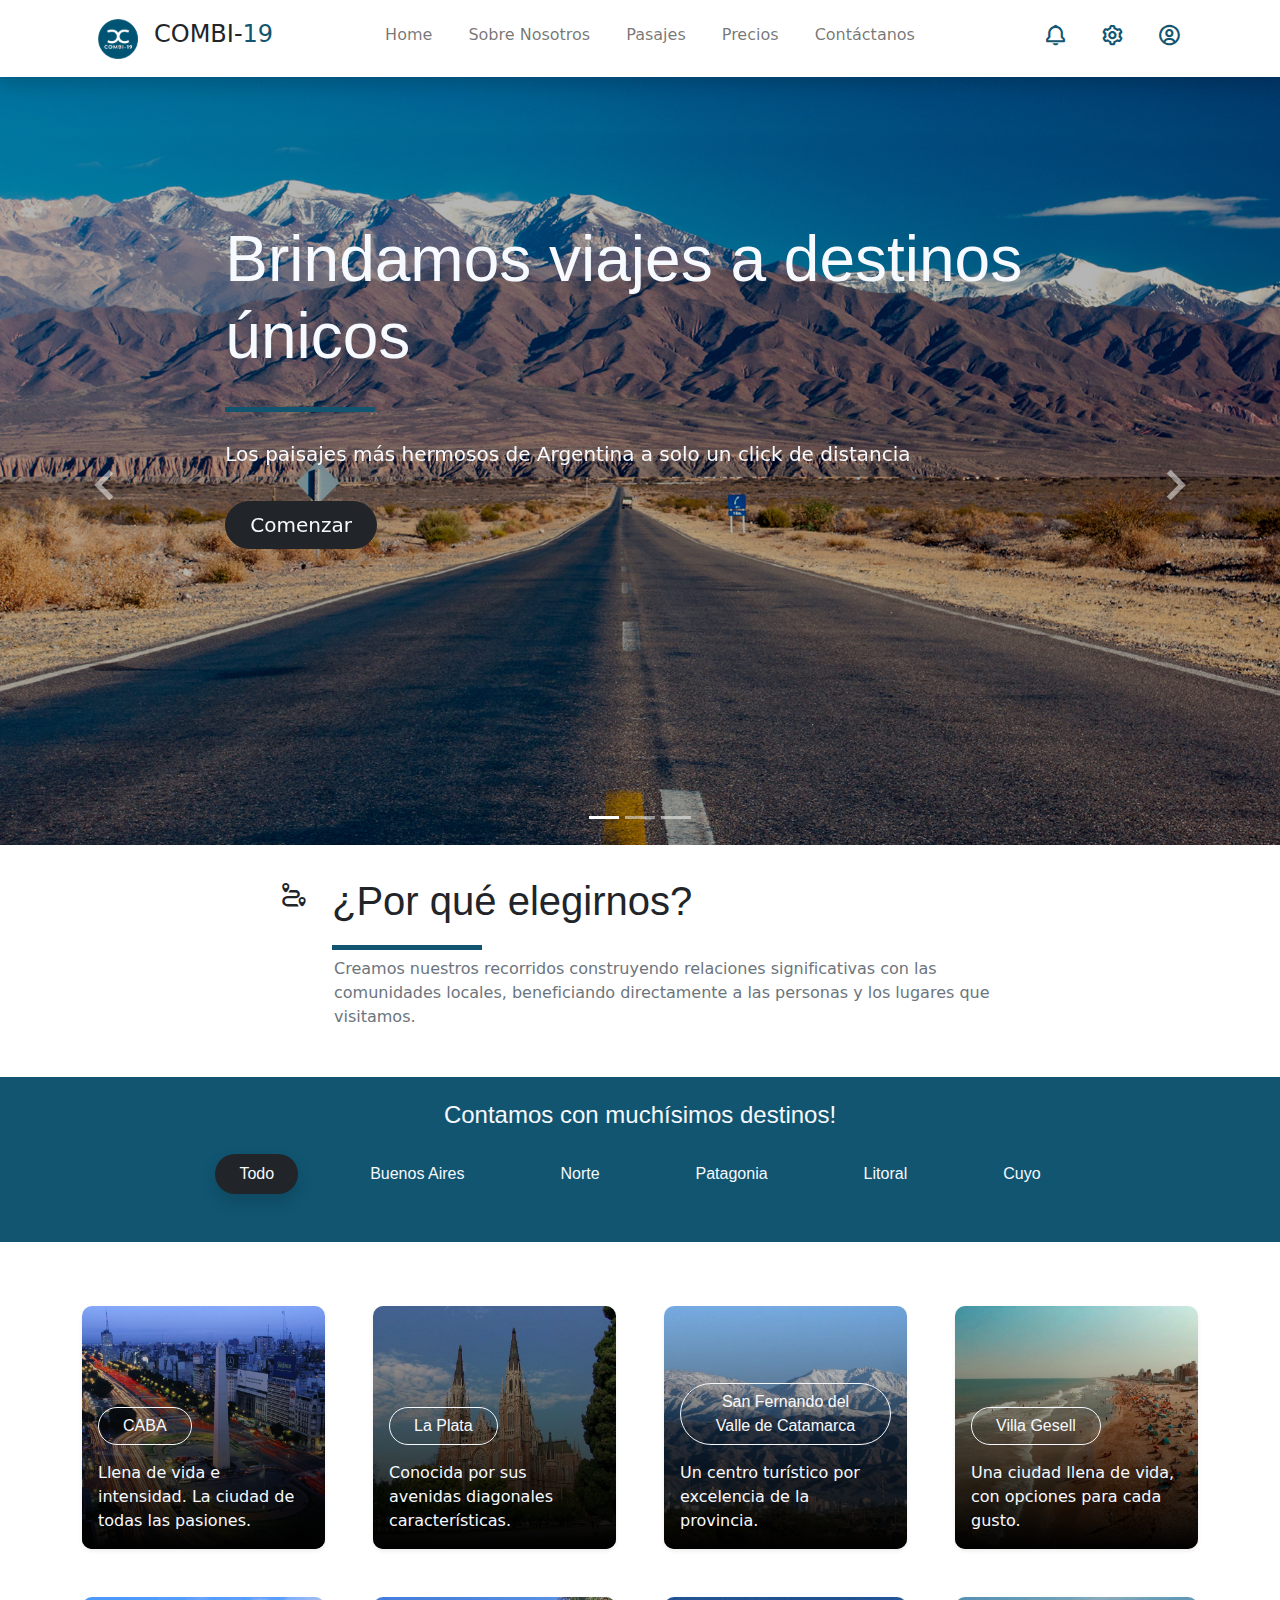
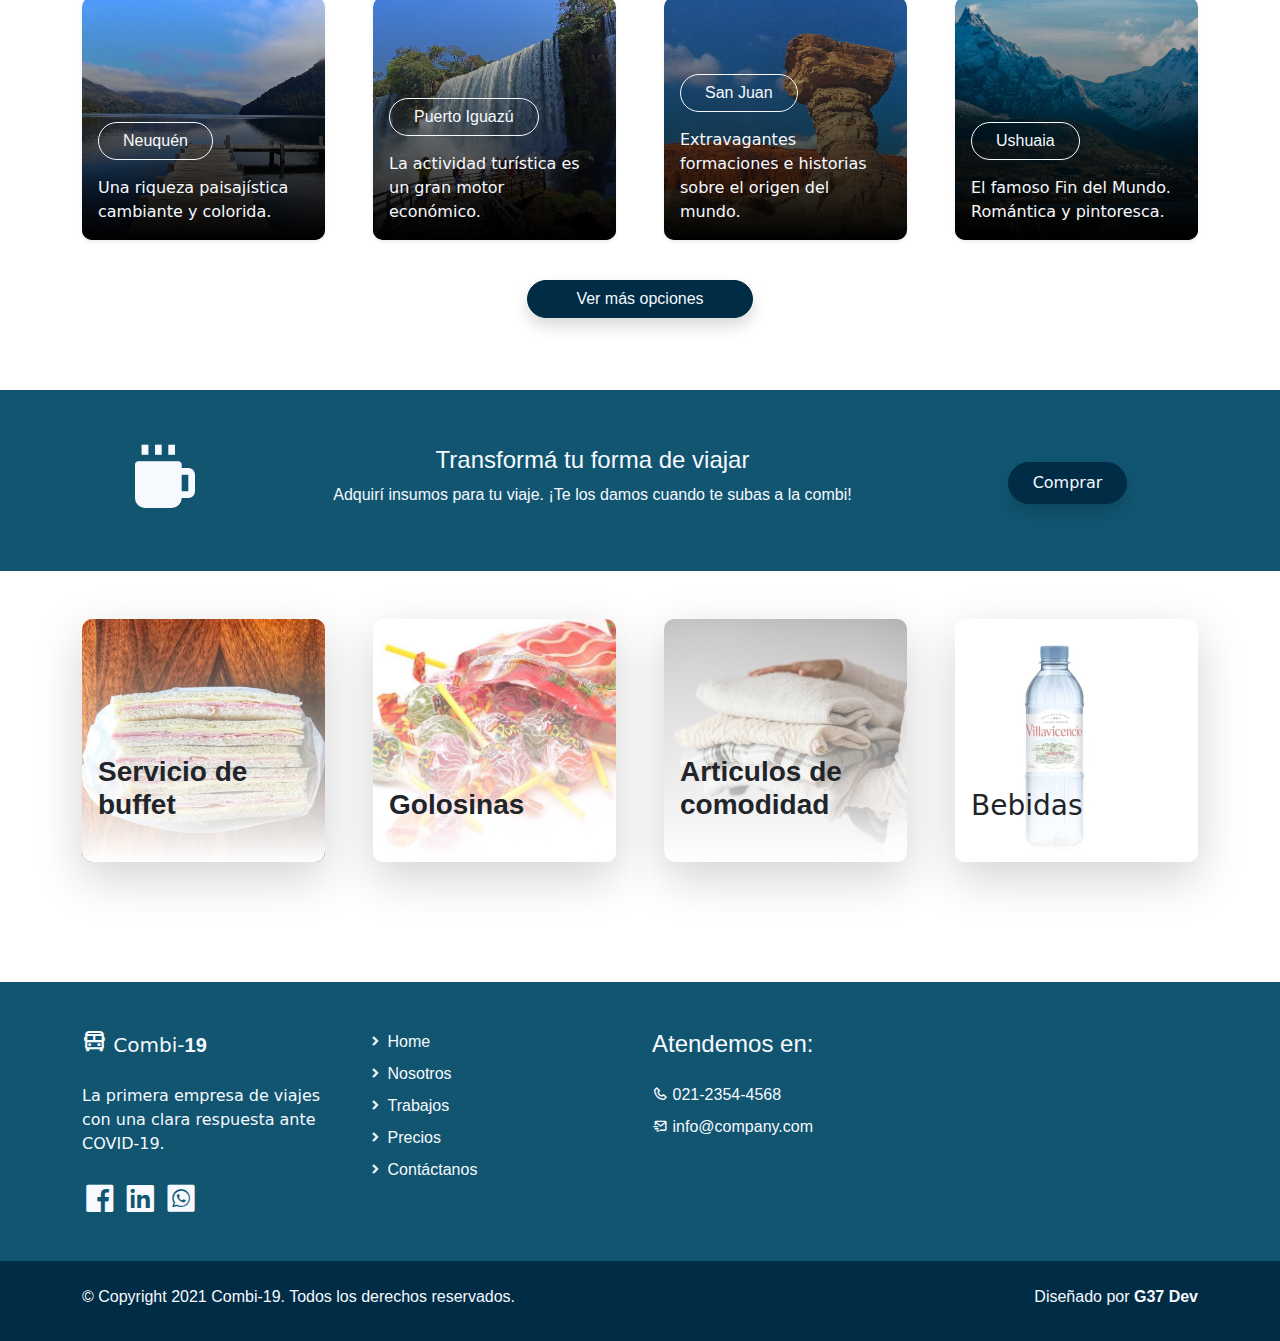
<file: index.html>
<!DOCTYPE html>     <!----- definición de html 5 -->          
<html lang="es"> 	<!----- definición del lenguaje -->  
					<!------Inicio del  HEAD -->
<head>
  <title>Combi-19</title>
    <meta charset="utf-8">
    
    <meta name="viewport" content="width=device-width, initial-scale=1">  
	<!----- viewport para apple device-width = ancho pantalla initial-scale es que inicia sin ningún zoom --> 
    <link rel="apple-touch-icon" href="assets/img/apple-icon.png">
	<!----- icono para apple y safari --> 
    
    <!-- Load Require CSS -->
    <link href="assets/css/bootstrap.min.css" rel="stylesheet">
	    <!-- iconos  -->
    <link href="assets/css/boxicon.min.css" rel="stylesheet">
	    <!-- tipo de letra -->
    <link href="https://fonts.googleapis.com/css2?family=Open+Sans:wght@300;400;600&display=swap" rel="stylesheet">
		<!-- carga CSS -->
    <link rel="stylesheet" href="assets/css/estilos.css">
    <link rel="icon" type="image/x-icon" href="assets/img/logo_is_chiquito.png" />
</head>
<!-----
.text-primary  		azul
.text-secondary		gris
.text-success		verde
.text-danger		rojo
.text-warning		amarillo
.text-info			celeste
.text-light			blanco
.text-dark			negro
.text-muted			gris oscuro
.text-white			gris claro
-->
<!------------------------------------------------------------------ Fin del  HEAD -->
<body>
    
    <!-- Header 
	nav = cuyo propósito es proporcionar enlaces de navegación, ya sea dentro del documento actual 
	o a otros documentos
	-->

    <nav id="main_nav" class="navbar navbar-expand-lg navbar-light bg-white shadow">
	
	<!--navbar-expand-lg = envoltorio para que el navbar se estire en lg
	navbar-light = texto negro de la letra
	bg-white = fondo de color blanco
	-->

        <div class="container d-flex justify-content-between align-items-center">
		
            <a class="navbar-brand h1" href="index.html">
			<!--navbar-brand = clase se utiliza para resaltar la marca o logotipo de su página-->	
            <a class="navbar-brand" href="#!"><img src="assets/img/logo_is_chiquito.png" width="40">
            </a>

	       <span class="text-dark h4">COMBI-</span><span class="text-primary h4">19</span></a>
			
			<!--	boton de hamburguesa --> 
  	          <button class="navbar-toggler border-0" 
				type="button" data-bs-toggle="collapse" 
				data-bs-target="#navbar-toggler-success" 
				aria-controls="navbarSupportedContent" 
				aria-expanded="false" 
				aria-label="Toggle navigation">
				<span class="navbar-toggler-icon">
				</span>
            </button>
		<!------------------------------------------- Opciones del Menu		-->
		<div class="align-self-center collapse navbar-collapse flex-fill  d-lg-flex justify-content-lg-between" 
		id="navbar-toggler-success">
		
		<!-------collapse navbar-collapse= para agrupar y ocultar el contenido de la barra de navegación 
		por un punto de interrupción principal.
		flex-fill = obliga a que todos los elementos tengan el mismo tamaño de ancho
		d-lg-flex = utilidades para crear un contenedor flexbox y transforme los elementos secundarios 
		directos en elementos flexibles
		-->
  		              <div class="flex-fill mx-xl-5 mb-2">
				<!--	  mx=para clases que establecen tanto *-lefty*-right-->
 	                   <ul class="nav navbar-nav d-flex justify-content-between mx-xl-5 text-center text-dark">
					<!--   .navbar-nav para una navegación ligera y de altura completa 
					   (incluida la compatibilidad con menús desplegables).-->
                        <li class="nav-item">
                            <a class="nav-link btn-outline-primary rounded-pill px-3" href="index.html">Home</a>
						<!-- px = padding y mx es el margin 
						rounded-pill =genera ese boton con bordes redondeados rounded-circle-->	
                        </li>
                        <li class="nav-item">
                            <a class="nav-link btn-outline-primary rounded-pill px-3" href="about.html">Sobre Nosotros</a>
                        </li>
                        <li class="nav-item">
                            <a class="nav-link btn-outline-primary rounded-pill px-3" href="work.html">Pasajes</a>
                        </li>
                        <li class="nav-item">
                            <a class="nav-link btn-outline-primary rounded-pill px-3" href="pricing.html">Precios</a>
                        </li>
                        <li class="nav-item">
                            <a class="nav-link btn-outline-primary rounded-pill px-3" href="contact.html">Contáctanos</a>
                        </li>
                    </ul>
                </div>

<!---------------------------------------------------------Fin de las opciones del menu
------------------------------------------------------------ Inicio de los iconos del menu-->
                <div class="navbar align-self-center d-flex">
                    <a class="nav-link" href="#"><i class='bx bx-bell bx-sm bx-tada-hover text-primary'></i></a>
                    <a class="nav-link" href="#"><i class='bx bx-cog bx-sm text-primary'></i></a>
                    <a class="nav-link" href="#"><i class='bx bx-user-circle bx-sm text-primary'></i></a>
				    <!--	https://iconify.design/icon-sets/bx/-->
                </div>
            </div>
        </div>
    </nav>
<!----------------------------------------------------------- Fin de los iconos del menu

    <!-- Close Header -->
 <!----------------------------------------------------------- Fin del Header-->

    <!-- Start Banner Hero -->
    <div class="banner-wrapper bg-light">
        <div id="index_banner" class="banner-vertical-center-index container-fluid pt-5">

            <!-- Start slider -->
            <div id="carouselExampleIndicators" class="carousel slide" data-bs-ride="carousel">
                <ol class="carousel-indicators">
                    <li data-bs-target="#carouselExampleIndicators" data-bs-slide-to="0" class="active"></li>
                    <li data-bs-target="#carouselExampleIndicators" data-bs-slide-to="1"></li>
                    <li data-bs-target="#carouselExampleIndicators" data-bs-slide-to="2" ></li>
                </ol>
 <!-- class="active" Se requiere un elemento activo inicial
La .activeclase debe agregarse a una de las diapositivas. De lo contrario, el carrusel no será visible. -->
				
                <div class="carousel-inner">
				
<!-- Primer elemento del carrousel 
Ver: https://getbootstrap.com/docs/4.0/components/carousel/  -->				

                    <div class="carousel-item active">

                        <div class="py-5 row d-flex align-items-center">
                            <div class="banner-content col-lg-8 col-8 offset-2 m-lg-auto text-left py-5 pb-5">
                                <h1 class="banner-heading h1 text-secondary display-3 mb-0 pb-5 mx-0 px-0 light-300 typo-space-line text-light">
                                <!--typo-space-line = clase configurada en el css 
                                display-3 = <H3> 
                                Where property is one of:

                                    m - for classes that set margin
                                    p - for classes that set padding
                                    Where sides is one of:

                                    t - for classes that set margin-top or padding-top
                                    b - for classes that set margin-bottom or padding-bottom
                                    l - for classes that set margin-left or padding-left
                                    r - for classes that set margin-right or padding-right
                                    x - for classes that set both *-left and *-right
                                    y - for classes that set both *-top and *-bottom
                                    blank - for classes that set a margin or padding on all 4 sides of the element
                                    ejemplo: 
                                    <div class="mx-auto" style="width: 200px;">
                                    Centered element
                                    </div>
                                -->
                                    Brindamos <strong>viajes</strong> a destinos únicos</h1>
                                    <p class="banner-body py-3 mx-0 px-0 text-light lead">
                                        <b>Los paisajes más hermosos de Argentina a solo un click de distancia </b>
                                    </p>
                                    
                                    <a class="banner-button btn rounded-pill btn-dark btn-lg px-4" href="#" role="button">Comenzar</a>
                                        </div>
                                    </div>

                                </div>
 <!----------------------------------------------------------- Nuevo ITem del Carrousel-->

                    <div class="carousel-item">

                        <div class="py-5 row d-flex align-items-center">
                            <div class="banner-content col-lg-8 col-8 offset-2 m-lg-auto text-left py-5 pb-5">
                                <h1 class="banner-heading h1 text-secondary display-3 mb-0 pb-3 mx-0 px-0 light-300 text-white">
                                    ¡Tu próxima <strong>aventura</strong> está en esta página!
                                </h1>
                                <p class="banner-body py-3 mx-0 px-0 text-light lead">
                                    <b>Redescubrir nuestra tierra es muy emocionante.</b>
                                </p>
                                <a class="banner-button btn rounded-pill btn-dark btn-lg px-4" href="#" role="button">Inicio</a>
					 <!--role="button" indica que un boton no apunta a una url sino que hace otra cosa-->	
                            </div>
                        </div>

                    </div>
 <!----------------------------------------------------------- Nuevo ITem del Carrousel-->					
                    <div class="carousel-item">

                        <div class="py-5 row d-flex align-items-center">
                            <div class="banner-content col-lg-8 col-8 offset-2 m-lg-auto text-left py-5 pb-5">
                                <h1 class="banner-heading h1 text-secondary display-3 mb-0 pb-3 mx-0 px-0 light-300 text-white">
                                    Enterate de las mejores ofertas
                                </h1>
                                <p class="banner-body py-3 mx-0 px-0 text-light lead">
                                    <b>Encontrá la mejor forma de viajar en una sola búsqueda.</b>
                                </p>
                                <a class="banner-button btn rounded-pill btn-dark btn-lg px-4" href="#" role="button">Comenzar</a>
                            </div>
                        </div>

                    </div>
                </div>
    <!-------------------------------------------------------Flechas del carrousel   -->
                <a class="carousel-control-prev text-decoration-none" href="#carouselExampleIndicators" role="button" data-bs-slide="prev">
                    <i class='bx bx-chevron-left'></i>
                    <span class="visually-hidden">Ant.</span>
                </a>
                <a class="carousel-control-next text-decoration-none" href="#carouselExampleIndicators" role="button" data-bs-slide="next">
                    <i class='bx bx-chevron-right'></i>
                    <span class="visually-hidden">Prox.</span>
                </a>
            </div>
			 <!-- bx-chevron-right y left son las puntas de flecha del carrousel -->
            <!-- End slider -->

        </div>
    </div>
    <!-- End Banner Hero -->
	
    <!-- Start Service -->
    <section class="service-wrapper py-3">
        <div class="container-fluid py-3">
            <div class="row">
                <!-- <h2 class="h2 text-center col-12 py-3 semi-bold-600">Nuestro servicio</h2> -->
                <div class="service-header col-2 col-lg-3 text-end light-300">
                    <i class='bx bx-trip h3 mt-1'></i>
                </div>
                <div class="service-heading col-10 col-lg-9 text-start float-end light-300">
                    <h2 class="h2 pb-4 typo-space-line">¿Por qué elegirnos?</h2>
                </div>
            </div>
            <p class="service-footer col-10 offset-2 col-lg-9 offset-lg-3 text-start pb-3 text-muted px-2">
                Creamos nuestros recorridos construyendo relaciones significativas con las 
                comunidades locales, beneficiando directamente a las personas y los lugares que visitamos.
            </p>
        </div>

        <div class="service-tag pt-4 pb-5">
            <h3 class="h4 light-300 pb-3 text-light text-center">Contamos con muchísimos destinos!</h3>
            <div class="col-md-12">
                <ul class="nav d-flex justify-content-center">
                    <li class="nav-item mx-lg-4">
                        <a class="filter-btn nav-link btn-outline-dark active shadow rounded-pill text-light px-4 
						light-300" href="#" data-filter=".project">Todo</a>
				<!-- btn-outline = boton transparente -->
                    </li>
                    <li class="nav-item mx-lg-4">
                        <a class="filter-btn nav-link btn-outline-dark rounded-pill text-light px-4 light-300" 
						href="#" data-filter=".bsas">Buenos Aires</a>
                    </li>
                    <li class="filter-btn nav-item mx-lg-4">
                        <a class="filter-btn nav-link btn-outline-dark rounded-pill text-light px-4 light-300" 
						href="#" data-filter=".norte">Norte</a>
                    </li>
                    <li class="nav-item mx-lg-4">
                        <a class="filter-btn nav-link btn-outline-dark rounded-pill text-light px-4 light-300" 
						href="#" data-filter=".patagonia">Patagonia</a>
                    </li>
                    <li class="nav-item mx-lg-4">
                        <a class="filter-btn nav-link btn-outline-dark rounded-pill text-light px-4 light-300" 
						href="#" data-filter=".litoral">Litoral</a>
                    </li>
                    <li class="nav-item mx-lg-4">
                        <a class="filter-btn nav-link btn-outline-dark rounded-pill text-light px-4 light-300" 
						href="#" data-filter=".cuyo">Cuyo</a>
                    </li>
                </ul>
            </div>
        </div>
    </section>

    <section class="container overflow-hidden py-5">
        <div class="row gx-5 gx-sm-3 gx-lg-5 gy-lg-5 gy-3 pb-3 projects">

            <!-- Comienzan los trabajos recientes -->
            <div class="col-xl-3 col-md-4 col-sm-6 project bsas">
                <a href="#" class="service-work card border-0 text-white shadow-sm overflow-hidden mx-5 m-sm-0">
                    <img class="service card-img" src="./assets/img/CABA.jpg" alt="CABA">
                    <div class="service-work-vertical card-img-overlay d-flex align-items-end">
                        <div class="service-work-content text-left text-light">
                            <span class="btn btn-outline-light rounded-pill mb-lg-3 px-lg-4 light-300">CABA</span>
                            <p class="card-text">Llena de vida e intensidad. La ciudad de todas las pasiones.</p>
                        </div>
                    </div>
                </a>
            </div><!-- End Recent Work -->

            <!-- Comienzan los trabajos recientes -->
            <div class="col-xl-3 col-md-4 col-sm-6 project bsas">
                <a href="#" class="service-work card border-0 text-white shadow-sm overflow-hidden mx-5 m-sm-0">
                    <img class="service card-img" src="./assets/img/La-Plata.jpg" alt="La Plata">
                    <div class="service-work-vertical card-img-overlay d-flex align-items-end">
                        <div class="service-work-content text-left text-light">
                            <span class="btn btn-outline-light rounded-pill mb-lg-3 px-lg-4 light-300">La Plata</span>
                            <p class="card-text">Conocida por sus avenidas diagonales características.</p>
                        </div>
                    </div>
                </a>
            </div><!-- End Recent Work -->

            <!-- Start Recent Work -->
            <div class="col-xl-3 col-md-4 col-sm-6 project norte">
                <a href="#" class="service-work card border-0 text-white shadow-sm overflow-hidden mx-5 m-sm-0">
                    <img class="card-img" src="./assets/img/San-fernando-del-valle-de-catamarca.jpg" alt="San Fer. del Valle de Catamarca ">
                    <div class="service-work-vertical card-img-overlay d-flex align-items-end">
                        <div class="service-work-content text-left text-light">
                            <span class="btn btn-outline-light rounded-pill mb-lg-3 px-lg-4 light-300">San Fernando del Valle de Catamarca</span>
                            <p class="card-text">Un centro turístico por excelencia de la provincia.</p>
                        </div>
                    </div>
                </a>
            </div><!-- End Recent Work -->

            <!-- Start Recent Work -->
            <div class="col-xl-3 col-md-4 col-sm-6 project bsas">
                <a href="#" class="service-work card border-0 text-white shadow-sm overflow-hidden mx-5 m-sm-0">
                    <img class="card-img" src="./assets/img/Villa-Gesell.jpg" alt="Villa Gesell">
                    <div class="service-work-vertical card-img-overlay d-flex align-items-end">
                        <div class="service-work-content text-left text-light">
                            <span class="btn btn-outline-light rounded-pill mb-lg-3 px-lg-4 light-300">Villa Gesell</span>
                            <p class="card-text">Una ciudad llena de vida, con opciones para cada gusto.</p>
                        </div>
                    </div>
                </a>
            </div><!-- End Recent Work -->

            <!-- Start Recent Work -->
            <div class="col-xl-3 col-md-4 col-sm-6 project patagonia">
                <a href="#" class="service-work card border-0 text-white shadow-sm overflow-hidden mx-5 m-sm-0">
                    <img class="card-img" src="./assets/img/Neuquen.jpg" alt="Card image">
                    <div class="service-work-vertical card-img-overlay d-flex align-items-end">
                        <div class="service-work-content text-left text-light">
                            <span class="btn btn-outline-light rounded-pill mb-lg-3 px-lg-4 light-300">Neuquén</span>
                            <p class="card-text">Una riqueza paisajística cambiante y colorida.</p>
                        </div>
                    </div>
                </a>
            </div>
            <!-- End Recent Work -->

            <!-- Start Recent Work -->
            <div class="col-xl-3 col-md-4 col-sm-6 project litoral">
                <a href="#" class="service-work card border-0 text-white shadow-sm overflow-hidden mx-5 m-sm-0">
                    <img class="card-img" src="./assets/img/Puerto-Iguazu.jpg" alt="Card image">
                    <div class="service-work-vertical card-img-overlay d-flex align-items-end">
                        <div class="service-work-content text-left text-light">
                            <span class="btn btn-outline-light rounded-pill mb-lg-3 px-lg-4 light-300">Puerto Iguazú</span>
                            <p class="card-text">La actividad turística es un gran motor económico.</p>
                        </div>
                    </div>
                </a>
            </div>
            <!-- End Recent Work -->

            <!-- Start Recent Work -->
            <div class="col-xl-3 col-md-4 col-sm-6 project cuyo">
                <a href="#" class="service-work card border-0 text-white shadow-sm overflow-hidden mx-5 m-sm-0">
                    <img class="card-img" src="./assets/img/Valle-De-La-Luna.jpg" alt="Card image">
                    <div class="service-work-vertical card-img-overlay d-flex align-items-end">
                        <div class="service-work-content text-left text-light">
                            <span class="btn btn-outline-light rounded-pill mb-lg-3 px-lg-4 light-300">San Juan</span>
                            <p class="card-text">Extravagantes formaciones e historias sobre el origen del mundo. </p>
                        </div>
                    </div>
                </a>
            </div>
            <!-- End Recent Work -->

            <!-- Start Recent Work -->
            <div class="col-xl-3 col-md-4 col-sm-6 project patagonia">
                <a href="#" class="service-work card border-0 text-white shadow-sm overflow-hidden mx-5 m-sm-0">
                    <img class="card-img" src="./assets/img/Ushuaia.jpg" alt="Card image">
                    <div class="service-work-vertical card-img-overlay d-flex align-items-end">
                        <div class="service-work-content text-left text-light">
                            <span class="btn btn-outline-light rounded-pill mb-lg-3 px-lg-4 light-300">Ushuaia</span>
                            <p class="card-text">El famoso Fin del Mundo. Romántica y pintoresca.</p>
                        </div>
                    </div>
                </a>
            </div><!-- End Recent Work -->

            
        </div>
        <div class="col-md-6 col-12 p-4 m-auto text-center">
           
            <a class="btn btn-primary shadow rounded-pill shadow text-light px-5 light-300 " href="/work.html" >Ver más opciones</a>
        </div>

    </section>
    <!-- End Service -->


<!-- Start View Work -->
<section class="service-tag">
    <div class="container py-5">
        <div class="row d-flex justify-content-center text-center">
            <div class="col-lg-2 col-12 text-light align-items-center">
                <i class='display-1 bx bxs-coffee bx-lg'></i>
            </div>
            <div class="col-lg-7 col-12 text-light pt-2">
                <h3 class="h4 light-300">Transformá tu forma de viajar</h3>
                <p class="light-300">Adquirí insumos para tu viaje. ¡Te los damos cuando te subas a la combi!</p>
            </div>
            <div class="col-lg-3 col-12 pt-4">
                <a href="#" class="btn btn-primary rounded-pill btn-block shadow px-4 py-2">Comprar</a>
            </div>
        </div>
    </div>
</section>
<!-- End View Work -->



    <!-- Start Recent Work -->
    <section class="py-5 mb-5">
        <div class="container">
            
            <div class="row gy-5 g-lg-5 mb-4">
                
                <!-- Start Recent Work -->
                <div class="col-xl-3 col-md-4 col-sm-6">
                    <a href="" class="recent-work card border-0 shadow-lg overflow-hidden">
                        <img class="recent-work-img card-img" src="./assets/img/Insumo1.jpg" alt="Card image">
                        <div class="recent-work-vertical card-img-overlay d-flex align-items-end">
                            <div class="recent-work-content text-start mb-3 ml-3 text-dark">
                                <h3 class="card-title semi-bold-600">Servicio de buffet</h3>
                            </div>
                        </div>
                    </a>
                </div><!-- End Recent Work -->

                <!-- Start Recent Work -->
                <div class="col-xl-3 col-md-4 col-sm-6">
                    <a href="#" class="recent-work card border-0 shadow-lg overflow-hidden">
                        <img class="recent-work-img card-img" src="./assets/img/chupetines.jpg" alt="Card image">
                        <div class="recent-work-vertical card-img-overlay d-flex align-items-end">
                            <div class="recent-work-content text-start mb-3 ml-3 text-dark">
                                <h3 class="card-title semi-bold-600">Golosinas</h3>
                            </div>
                        </div>
                    </a>
                </div><!-- End Recent Work -->


                <!-- Start Recent Work -->
                <div class="col-xl-3 col-md-4 col-sm-6">
                    <a href="#" class="recent-work card border-0 shadow-lg overflow-hidden">
                        <img class="recent-work-img card-img" src="./assets/img/mantita.jpg"  alt="Card image">
                        <div class="recent-work-vertical card-img-overlay d-flex align-items-end">
                            <div class="recent-work-content text-start mb-3 ml-3 text-dark">
                                <h3 class="card-title semi-bold-600">Articulos de comodidad</h3>
                            </div>
                        </div>
                    </a>
                </div><!-- End Recent Work -->

                <!-- Start Recent Work -->
                <div class="col-xl-3 col-md-4 col-sm-6">
                    <a href="#" class="recent-work card border-0 shadow-lg overflow-hidden">
                        <img class="recent-work-img card-img" src="./assets/img/agua.png" alt="Card image">
                        <div class="recent-work-vertical card-img-overlay d-flex align-items-end">
                            <div class="recent-work-content text-start mb-3 ml-3 text-dark">
                                <h3 class="card-title">Bebidas</h3>
                            </div>
                        </div>
                    </a>
                </div><!-- End Recent Work -->


            </div>
        </div>
    </section>



    <!-- Start Footer -->
    <footer class="bg-primary pt-4">
        <div class="container">
            <div class="row py-4">

                <div class="col-lg-3 col-12 align-left">
                    <a class="navbar-brand" href="index.html">
                        <i class='bx bx-bus bx-sm text-light'></i>
                        <span class="text-light h5">Combi-</span><span class="text-light h5 semi-bold-600">19</span>
                    </a>
                    <p class="text-light my-lg-4 my-2">
                        La primera empresa de viajes con una clara respuesta ante COVID-19.
                    </p>
                    <ul class="list-inline footer-icons light-300">
                        <li class="list-inline-item m-0">
                            <a class="text-light" target="_blank" href="http://facebook.com/">
                                <i class='bx bxl-facebook-square bx-md'></i>
                            </a>
                        </li>
                        <li class="list-inline-item m-0">
                            <a class="text-light" target="_blank" href="https://www.linkedin.com/">
                                <i class='bx bxl-linkedin-square bx-md'></i>
                            </a>
                        </li>
                        <li class="list-inline-item m-0">
                            <a class="text-light" target="_blank" href="https://www.whatsapp.com/">
                                <i class='bx bxl-whatsapp-square bx-md'></i>
                            </a>
                        </li>
                        
                    </ul>
                </div>

                <div class="col-lg-3 col-md-4 my-sm-0 mt-4">
                   
                        <ul class="list-unstyled text-light light-300">
                            <li class="pb-2">
                                <i class='bx-fw bx bxs-chevron-right bx-xs'></i><a class="text-decoration-none text-light" 
								href="index.html">Home</a>
                            </li>
                            <li class="pb-2">
                                <i class='bx-fw bx bxs-chevron-right bx-xs'></i><a class="text-decoration-none text-light py-1" 
								href="about.html">Nosotros</a>
                            </li>
                            <li class="pb-2">
                                <i class='bx-fw bx bxs-chevron-right bx-xs'></i><a class="text-decoration-none text-light py-1" 
								href="work.html">Trabajos</a>
                            </li>
                            <li class="pb-2">
                                <i class='bx-fw bx bxs-chevron-right bx-xs'></i></i><a class="text-decoration-none text-light py-1" 
								href="pricing.html">Precios</a>
                            </li>
                            <li class="pb-2">
                                <i class='bx-fw bx bxs-chevron-right bx-xs'></i><a class="text-decoration-none text-light py-1" 
								href="contact.html">Contáctanos</a>
                            </li>
                        </ul>
                </div>

                
                <div class="col-lg-3 col-md-4 my-sm-0 mt-4">
                    <h2 class="h4 pb-lg-3 text-light light-300">Atendemos en:</h2>
                    <ul class="list-unstyled text-light light-300">
                        <li class="pb-2">
                            <i class='bx-fw bx bx-phone bx-xs'></i><a class="text-decoration-none text-light py-1" 
							href="tel:010-020-0340">021-2354-4568</a>
                        </li>
                        <li class="pb-2">
                            <i class='bx-fw bx bx-mail-send bx-xs'></i><a class="text-decoration-none text-light py-1"
							href="mailto:info@company.com">info@company.com</a>
                        </li>
                    </ul>
                </div>

            </div>
        </div>

        <div class="w-100 bg-secondary py-3">
            <div class="container">
                <div class="row pt-2">
                    <div class="col-lg-6 col-sm-12">
                        <p class="text-lg-start text-center text-light light-300">
                            © Copyright 2021 Combi-19. Todos los derechos reservados.
                        </p>
                    </div>
                    <div class="col-lg-6 col-sm-12">
                        <p class="text-lg-end text-center text-light light-300">
                            Diseñado por <a rel="sponsored" class="text-decoration-none text-light" 
							href="https://cursophp.com.ar/" target="_blank"><strong>G37 Dev</strong></a>
                        </p>
                    </div>
                </div>
            </div>
        </div>

    </footer>
    <!-- End Footer -->


    <!-- Bootstrap -->
    <script src="assets/js/bootstrap.bundle.min.js"></script>
    <!-- Load jQuery require for isotope -->
    <script src="assets/js/jquery.min.js"></script>
   <!-- Isotope -->
    <script src="assets/js/isotope.pkgd.js"></script>
    <!-- Page Script -->
    <script>
        $(window).load(function() {
            // init Isotope
            var $projects = $('.projects').isotope({
                itemSelector: '.project',
                layoutMode: 'fitRows'
            });
            $(".filter-btn").click(function() {
                var data_filter = $(this).attr("data-filter");
                $projects.isotope({
                    filter: data_filter
                });
                $(".filter-btn").removeClass("active");
                $(".filter-btn").removeClass("shadow");
                $(this).addClass("active");
                $(this).addClass("shadow");
                return false;
            });
        });
    </script>	
 
   
</body>

</html>
</file>
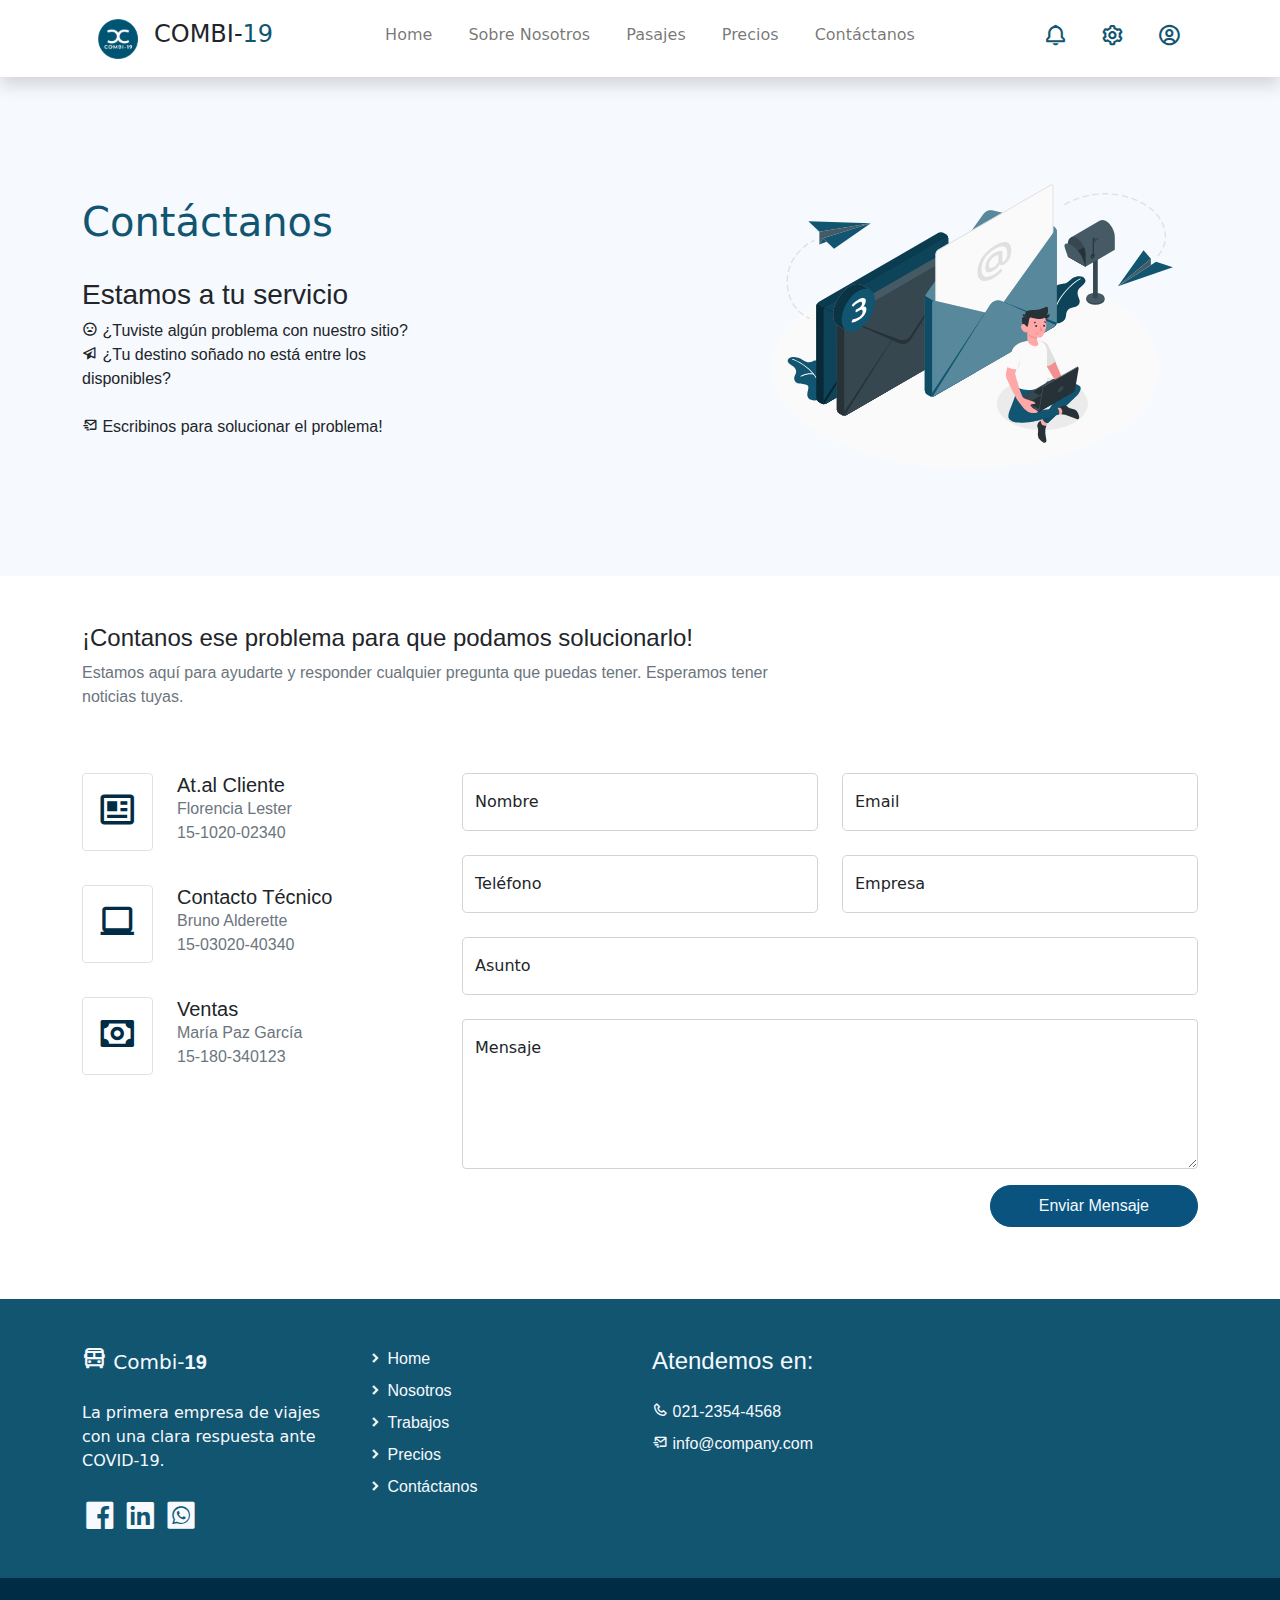
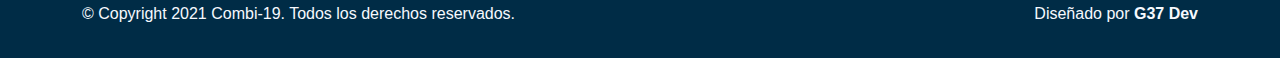
<file: contact.html>
<!DOCTYPE html>
<html lang="es">

    <head>
        <title>Combi-19</title>
          <meta charset="utf-8">
          <meta name="viewport" content="width=device-width, initial-scale=1">  
          <!----- viewport para apple device-width = ancho pantalla initial-scale es que inicia sin ningún zoom --> 
          <link rel="apple-touch-icon" href="assets/img/apple-icon.png">
          <!----- icono para apple y safari --> 
          <link rel="icon" type="image/x-icon" href="assets/img/logo_is_chiquito.png" />
          <!-- Load Require CSS -->
          <link href="assets/css/bootstrap.min.css" rel="stylesheet">
              <!-- iconos  -->
          <link href="assets/css/boxicon.min.css" rel="stylesheet">
              <!-- tipo de letra -->
          <link href="https://fonts.googleapis.com/css2?family=Open+Sans:wght@300;400;600&display=swap" rel="stylesheet">
              <!-- carga CSS -->
          <link rel="stylesheet" href="assets/css/estilos.css">
      </head>
      <!-----

<body>
    <!-- Header -->
    <nav id="main_nav" class="navbar navbar-expand-lg navbar-light bg-white shadow">
        <div class="container d-flex justify-content-between align-items-center">
            <a class="navbar-brand h1" href="index.html">
                <a class="navbar-brand" href="#!"><img src="assets/img/logo_is_chiquito.png" width="40">
                </a>
                <span class="text-dark h4">COMBI-</span><span class="text-primary h4">19</span></a>
            </a>
            <button class="navbar-toggler border-0" type="button" data-bs-toggle="collapse" data-bs-target="#navbar-toggler-success" aria-controls="navbarSupportedContent" aria-expanded="false" aria-label="Toggle navigation">
                <span class="navbar-toggler-icon"></span>
            </button>

            <div class="align-self-center collapse navbar-collapse flex-fill  d-lg-flex justify-content-lg-between" id="navbar-toggler-success">
                <div class="flex-fill mx-xl-5 mb-2">
                    <!--	  mx=para clases que establecen tanto *-lefty*-right-->
                            <ul class="nav navbar-nav d-flex justify-content-between mx-xl-5 text-center text-dark">
                        <!--   .navbar-nav para una navegación ligera y de altura completa 
                           (incluida la compatibilidad con menús desplegables).-->
                            <li class="nav-item">
                                <a class="nav-link btn-outline-primary rounded-pill px-3" href="index.html">Home</a>
                            <!-- px = padding y mx es el margin 
                            rounded-pill =genera ese boton con bordes redondeados rounded-circle-->	
                            </li>
                            <li class="nav-item">
                                <a class="nav-link btn-outline-primary rounded-pill px-3" href="about.html">Sobre Nosotros</a>
                            </li>
                            <li class="nav-item">
                                <a class="nav-link btn-outline-primary rounded-pill px-3" href="work.html">Pasajes</a>
                            </li>
                            <li class="nav-item">
                                <a class="nav-link btn-outline-primary rounded-pill px-3" href="pricing.html">Precios</a>
                            </li>
                            <li class="nav-item">
                                <a class="nav-link btn-outline-primary rounded-pill px-3" href="contact.html">Contáctanos</a>
                            </li>
                        </ul>
                    </div>
                <div class="navbar align-self-center d-flex">
                    <a class="nav-link" href="#"><i class='bx bx-bell bx-sm bx-tada-hover text-primary'></i></a>
                    <a class="nav-link" href="#"><i class='bx bx-cog bx-sm text-primary'></i></a>
                    <a class="nav-link" href="#"><i class='bx bx-user-circle bx-sm text-primary'></i></a>
                </div>
            </div>
        </div>
    </nav>
    <!-- Close Header -->

    <!-- Close Header -->


    <!-- Start Banner Hero -->
    <section class="bg-light">
        <div class="container py-4">
            <div class="row align-items-center justify-content-between">
                <div class="contact-header col-lg-4">
                    <h1 class="h1 pb-4 text-primary">Contáctanos</h1>
                    <h3 class="h3 regular-400">Estamos a tu servicio</h3>
                    <p class="light-300">
                        <i class='bx bx-sad'></i>
                        ¿Tuviste algún problema con nuestro sitio? 
                        <br>
                        <i class='bx bx-paper-plane'></i>
                        ¿Tu destino soñado no está entre los disponibles? 
                        <br>
                        <br>
                        <i class='bx bx-mail-send' ></i>
                         Escribinos para solucionar el problema!
                    </p>
                </div>
                <div class="contact-img col-lg-5 align-items-end col-md-4">
                    <img src="./assets/img/Mail sent-amico.svg">
                </div>
            </div>
        </div>
    </section>
    <!-- End Banner Hero -->


    <!-- Start Contact -->
    <section class="container py-5">

        
        <h2 class="col-12 col-xl-8 h4 text-left regular-400">¡Contanos ese problema para que podamos solucionarlo!</h2>
        <p class="col-12 col-xl-8 text-left text-muted pb-5 light-300">
            Estamos aquí para ayudarte y responder cualquier pregunta que puedas tener. Esperamos tener noticias tuyas.
        </p>

        <div class="row pb-4">
            <div class="col-lg-4">

                <div class="contact row mb-4">
                    <div class="contact-icon col-lg-3 col-3">
                        <div class="py-3 mb-2 text-center border rounded text-secondary-iconos">
                            <i class='display-6 bx bx-news'></i>
                        </div>
                    </div>
                    <ul class="contact-info list-unstyled col-lg-9 col-9  light-300">
                        <li class="h5 mb-0">At.al Cliente</li>
                        <li class="text-muted">Florencia Lester</li>
                        <li class="text-muted">15-1020-02340</li>
                    </ul>
                </div>

                <div class="contact row mb-4">
                    <div class="contact-icon col-lg-3 col-3">
                        <div class="border py-3 mb-2 text-center border rounded text-secondary-iconos">
                            <i class='bx bx-laptop display-6' ></i>
                        </div>
                    </div>
                    <ul class="contact-info list-unstyled col-lg-9 col-9 light-300">
                        <li class="h5 mb-0">Contacto Técnico</li>
                        <li class="text-muted">Bruno Alderette</li>
                        <li class="text-muted">15-03020-40340</li>
                    </ul>
                </div>

                <div class="contact row mb-4">
                    <div class="contact-icon col-lg-3 col-3">
                        <div class="border py-3 mb-2 text-center border rounded text-secondary-iconos">
                            <i class='bx bx-money display-6'></i>
                        </div>
                    </div>
                    <ul class="contact-info list-unstyled col-lg-9 col-9 light-300">
                        <li class="h5 mb-0">Ventas</li>
                        <li class="text-muted">María Paz García</li>
                        <li class="text-muted">15-180-340123</li>
                    </ul>
                </div>

            </div>


            <!-- Start Contact Form -->
            <div class="col-lg-8 ">
                <form class="contact-form row" method="post" action="#" role="form">

                    <div class="col-lg-6 mb-4">
                        <div class="form-floating">
                            <input type="text" class="form-control form-control-lg light-300" id="floatingname" name="inputname" placeholder="Name">
                            <label for="floatingname light-300">Nombre</label>
                        </div>
                    </div><!-- End Input Name -->

                    <div class="col-lg-6 mb-4">
                        <div class="form-floating">
                            <input type="text" class="form-control form-control-lg light-300" id="floatingemail" name="inputemail" placeholder="Email">
                            <label for="floatingemail light-300">Email</label>
                        </div>
                    </div><!-- End Input Email -->

                    <div class="col-lg-6 mb-4">
                        <div class="form-floating">
                            <input type="text" class="form-control form-control-lg light-300" id="floatingphone" name="inputphone" placeholder="Phone">
                            <label for="floatingphone light-300">Teléfono</label>
                        </div>
                    </div><!-- End Input Phone -->

                    <div class="col-lg-6 mb-4">
                        <div class="form-floating">
                            <input type="text" class="form-control form-control-lg light-300" id="floatingcompany" name="inputcompany" placeholder="Company Name">
                            <label for="floatingcompany light-300">Empresa</label>
                        </div>
                    </div><!-- End Input Company Name -->

                    <div class="col-12">
                        <div class="form-floating mb-4">
                            <input type="text" class="form-control form-control-lg light-300" id="floatingsubject" name="inputsubject" placeholder="Subject">
                            <label for="floatingsubject light-300">Asunto</label>
                        </div>
                    </div><!-- End Input Subject -->

                    <div class="col-12">
                        <div class="form-floating mb-3">
                            <textarea class="form-control light-300" rows="8" placeholder="Message" id="floatingtextarea"></textarea>
                            <label for="floatingtextarea light-300">Mensaje</label>
                        </div>
                    </div><!-- End Textarea Message -->

                    <div class="col-md-12 col-12 m-auto text-end">
                        <button type="submit" class="btn btn-secondary rounded-pill px-md-5 px-4 py-2 radius-0 text-light light-300">Enviar Mensaje</button>
                    </div>

                </form>
            </div>
            <!-- End Contact Form -->


        </div>
    </section>
    <!-- End Contact -->


    <!-- Start Footer -->
    <footer class="bg-primary pt-4">
        <div class="container">
            <div class="row py-4">

                <div class="col-lg-3 col-12 align-left">
                    <a class="navbar-brand" href="index.html">
                        <i class='bx bx-bus bx-sm text-light'></i>
                        <span class="text-light h5">Combi-</span><span class="text-light h5 semi-bold-600">19</span>
                    </a>
                    <p class="text-light my-lg-4 my-2">
                        La primera empresa de viajes con una clara respuesta ante COVID-19.
                    </p>
                    <ul class="list-inline footer-icons light-300">
                        <li class="list-inline-item m-0">
                            <a class="text-light" target="_blank" href="http://facebook.com/">
                                <i class='bx bxl-facebook-square bx-md'></i>
                            </a>
                        </li>
                        <li class="list-inline-item m-0">
                            <a class="text-light" target="_blank" href="https://www.linkedin.com/">
                                <i class='bx bxl-linkedin-square bx-md'></i>
                            </a>
                        </li>
                        <li class="list-inline-item m-0">
                            <a class="text-light" target="_blank" href="https://www.whatsapp.com/">
                                <i class='bx bxl-whatsapp-square bx-md'></i>
                            </a>
                        </li>
                        
                    </ul>
                </div>

                <div class="col-lg-3 col-md-4 my-sm-0 mt-4">
                   
                        <ul class="list-unstyled text-light light-300">
                            <li class="pb-2">
                                <i class='bx-fw bx bxs-chevron-right bx-xs'></i><a class="text-decoration-none text-light" 
								href="index.html">Home</a>
                            </li>
                            <li class="pb-2">
                                <i class='bx-fw bx bxs-chevron-right bx-xs'></i><a class="text-decoration-none text-light py-1" 
								href="about.html">Nosotros</a>
                            </li>
                            <li class="pb-2">
                                <i class='bx-fw bx bxs-chevron-right bx-xs'></i><a class="text-decoration-none text-light py-1" 
								href="work.html">Trabajos</a>
                            </li>
                            <li class="pb-2">
                                <i class='bx-fw bx bxs-chevron-right bx-xs'></i></i><a class="text-decoration-none text-light py-1" 
								href="pricing.html">Precios</a>
                            </li>
                            <li class="pb-2">
                                <i class='bx-fw bx bxs-chevron-right bx-xs'></i><a class="text-decoration-none text-light py-1" 
								href="contact.html">Contáctanos</a>
                            </li>
                        </ul>
                </div>

                
                <div class="col-lg-3 col-md-4 my-sm-0 mt-4">
                    <h2 class="h4 pb-lg-3 text-light light-300">Atendemos en:</h2>
                    <ul class="list-unstyled text-light light-300">
                        <li class="pb-2">
                            <i class='bx-fw bx bx-phone bx-xs'></i><a class="text-decoration-none text-light py-1" 
							href="tel:010-020-0340">021-2354-4568</a>
                        </li>
                        <li class="pb-2">
                            <i class='bx-fw bx bx-mail-send bx-xs'></i><a class="text-decoration-none text-light py-1"
							href="mailto:info@company.com">info@company.com</a>
                        </li>
                    </ul>
                </div>

            </div>
        </div>

        <div class="w-100 bg-secondary py-3">
            <div class="container">
                <div class="row pt-2">
                    <div class="col-lg-6 col-sm-12">
                        <p class="text-lg-start text-center text-light light-300">
                            © Copyright 2021 Combi-19. Todos los derechos reservados.
                        </p>
                    </div>
                    <div class="col-lg-6 col-sm-12">
                        <p class="text-lg-end text-center text-light light-300">
                            Diseñado por <a rel="sponsored" class="text-decoration-none text-light" 
							href="https://cursophp.com.ar/" target="_blank"><strong>G37 Dev</strong></a>
                        </p>
                    </div>
                </div>
            </div>
        </div>

    </footer>
    <!-- End Footer -->



    <!-- Bootstrap -->
    <script src="assets/js/bootstrap.bundle.min.js"></script>


</body>

</html>
</file>
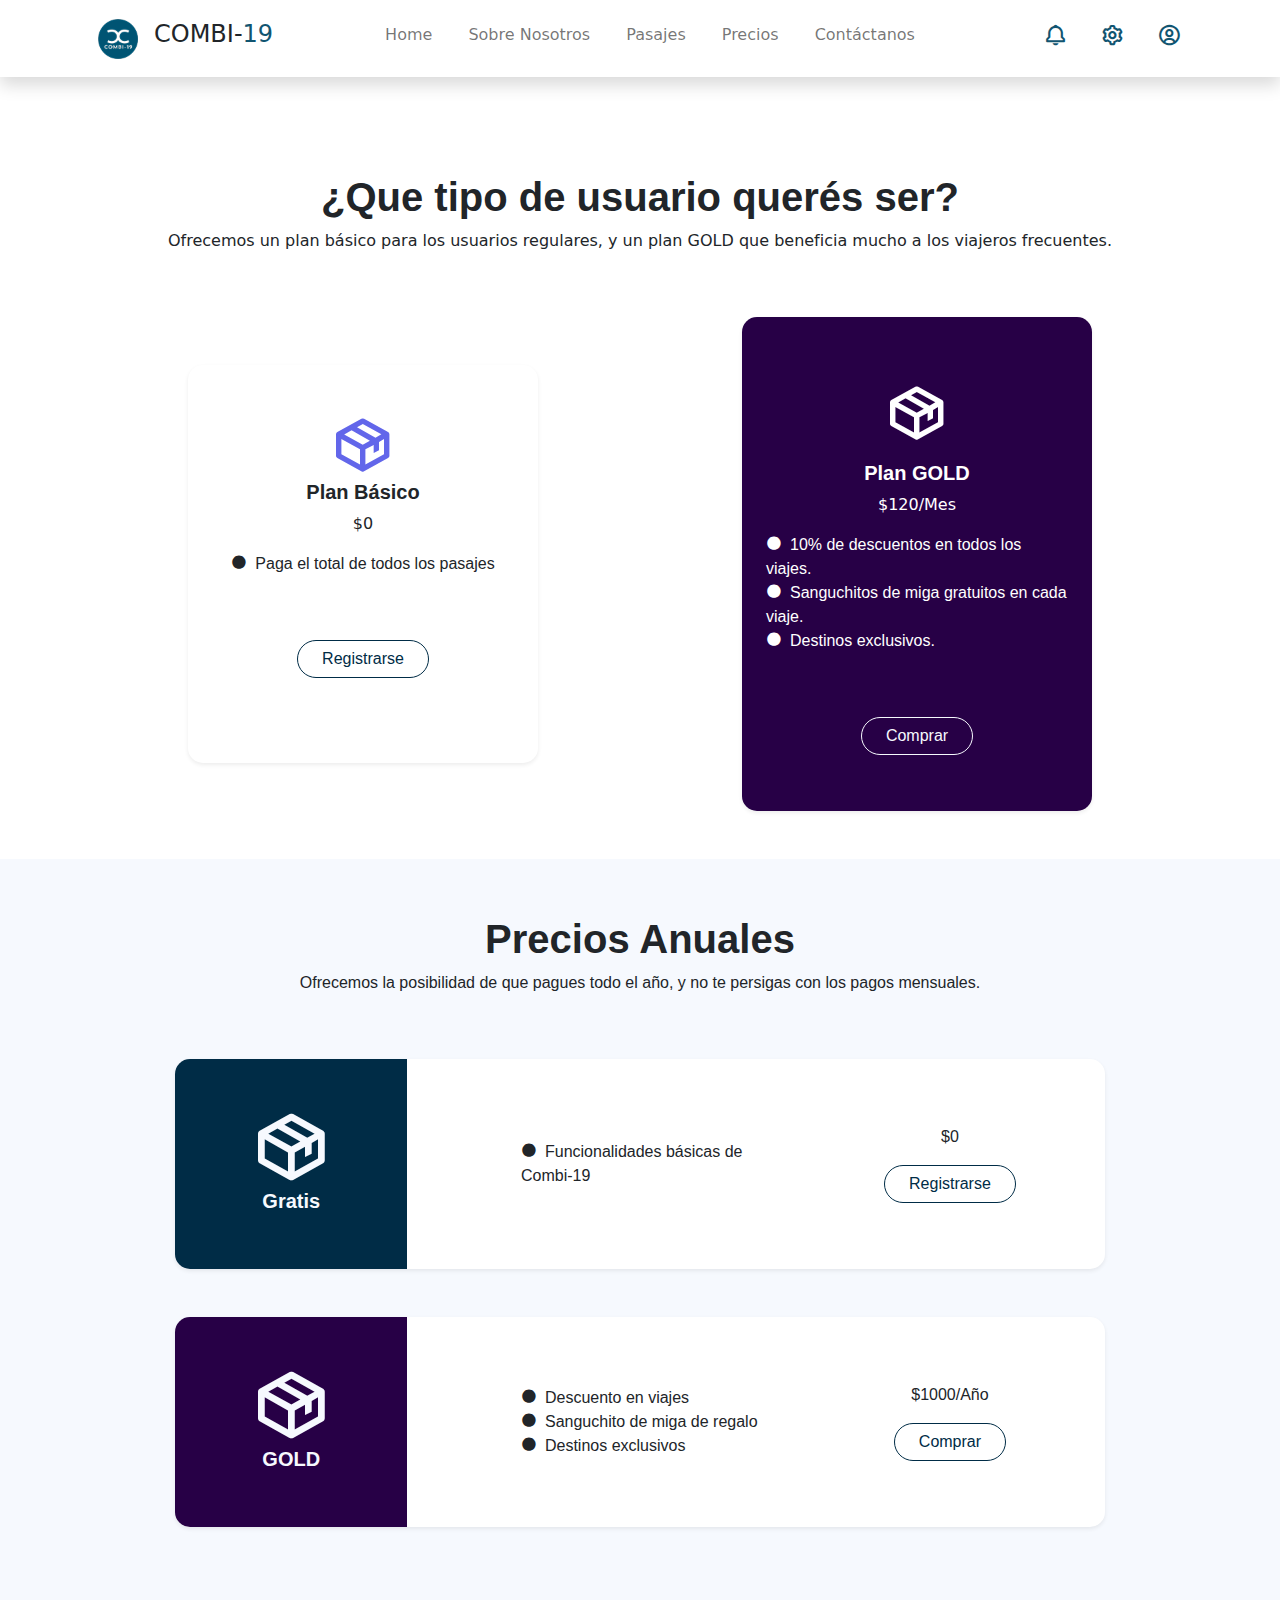
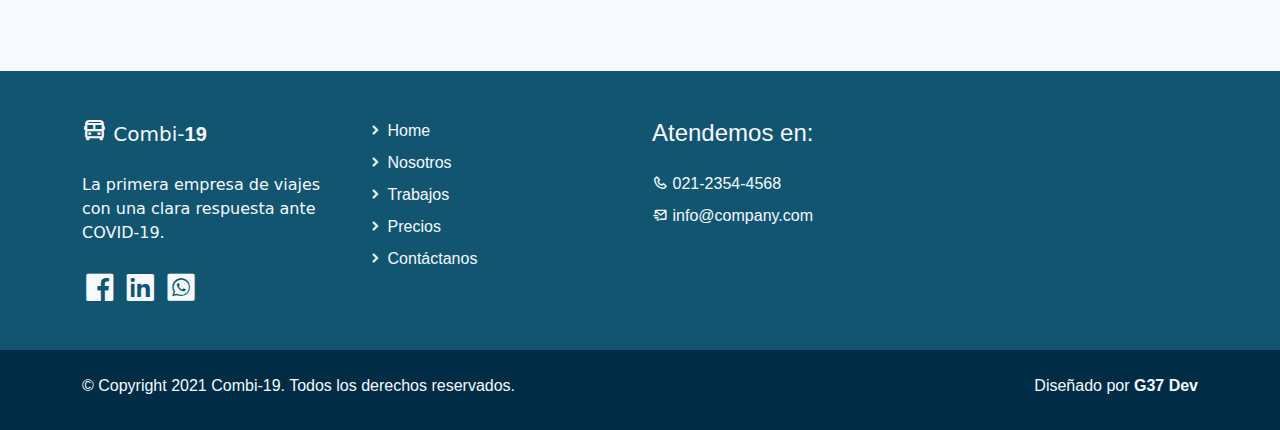
<file: pricing.html>
<!DOCTYPE html>
<html lang="es">

<head>
    <head>
        <title>Combi-19</title>
          <meta charset="utf-8">
          <meta name="viewport" content="width=device-width, initial-scale=1">  
          <!----- viewport para apple device-width = ancho pantalla initial-scale es que inicia sin ningún zoom --> 
          <link rel="apple-touch-icon" href="assets/img/apple-icon.png">
          <!----- icono para apple y safari --> 
          <link rel="icon" type="image/x-icon" href="assets/img/logo_is_chiquito.png" />
          <!-- Load Require CSS -->
          <link href="assets/css/bootstrap.min.css" rel="stylesheet">
              <!-- iconos  -->
          <link href="assets/css/boxicon.min.css" rel="stylesheet">
              <!-- tipo de letra -->
          <link href="https://fonts.googleapis.com/css2?family=Open+Sans:wght@300;400;600&display=swap" rel="stylesheet">
              <!-- carga CSS -->
          <link rel="stylesheet" href="assets/css/estilos.css">
      </head>
      <!-----

<body>
    <!-- Header -->
    <nav id="main_nav" class="navbar navbar-expand-lg navbar-light bg-white shadow">
        <div class="container d-flex justify-content-between align-items-center">
            <a class="navbar-brand h1" href="index.html">
                <a class="navbar-brand" href="#!"><img src="assets/img/logo_is_chiquito.png" width="40">
                </a>
                <span class="text-dark h4">COMBI-</span><span class="text-primary h4">19</span></a>
            </a>
            <button class="navbar-toggler border-0" type="button" data-bs-toggle="collapse" data-bs-target="#navbar-toggler-success" aria-controls="navbarSupportedContent" aria-expanded="false" aria-label="Toggle navigation">
                <span class="navbar-toggler-icon"></span>
            </button>

            <div class="align-self-center collapse navbar-collapse flex-fill  d-lg-flex justify-content-lg-between" id="navbar-toggler-success">
                <div class="flex-fill mx-xl-5 mb-2">
                    <!--	  mx=para clases que establecen tanto *-lefty*-right-->
                            <ul class="nav navbar-nav d-flex justify-content-between mx-xl-5 text-center text-dark">
                        <!--   .navbar-nav para una navegación ligera y de altura completa 
                           (incluida la compatibilidad con menús desplegables).-->
                            <li class="nav-item">
                                <a class="nav-link btn-outline-primary rounded-pill px-3" href="index.html">Home</a>
                            <!-- px = padding y mx es el margin 
                            rounded-pill =genera ese boton con bordes redondeados rounded-circle-->	
                            </li>
                            <li class="nav-item">
                                <a class="nav-link btn-outline-primary rounded-pill px-3" href="about.html">Sobre Nosotros</a>
                            </li>
                            <li class="nav-item">
                                <a class="nav-link btn-outline-primary rounded-pill px-3" href="work.html">Pasajes</a>
                            </li>
                            <li class="nav-item">
                                <a class="nav-link btn-outline-primary rounded-pill px-3" href="pricing.html">Precios</a>
                            </li>
                            <li class="nav-item">
                                <a class="nav-link btn-outline-primary rounded-pill px-3" href="contact.html">Contáctanos</a>
                            </li>
                        </ul>
                    </div>
                <div class="navbar align-self-center d-flex">
                    <a class="nav-link" href="#"><i class='bx bx-bell bx-sm bx-tada-hover text-primary'></i></a>
                    <a class="nav-link" href="#"><i class='bx bx-cog bx-sm text-primary'></i></a>
                    <a class="nav-link" href="#"><i class='bx bx-user-circle bx-sm text-primary'></i></a>
                </div>
            </div>
        </div>
    </nav>
    <!-- Close Header -->

    <!-- Close Header -->


    <!-- Start pricing -->
    <div class="container-lg py-5">
        <div class="col-md-12 m-auto text-center py-5">
            <h1 class="pricing-header h2 semi-bold-600">¿Que tipo de usuario querés ser?</h1>
            <p class="pricing-footer">
                Ofrecemos un plan básico para los usuarios regulares, y un plan GOLD que beneficia mucho a los viajeros frecuentes.
            </p>
        </div>


        <div class="row px-lg-3">


            <div class="col-md-6 pb-5 pt-sm-0 mt-5 px-xl-3">
                <div class="pricing-table card h-100 shadow-sm border-0 py-5">
                    <div class="pricing-table-body card-body rounded-pill text-center align-self-center p-md-0">
                        <i class="pricing-table-icon display-3 bx bx-package text-secondary"></i>
                        <h2 class="pricing-table-heading h5 semi-bold-600">Plan Básico</h2>
                        <p>$0</p>
                        <ul class="pricing-table-body text-start text-dark px-4 list-unstyled light-300">
                            <li><i class="bx bxs-circle me-2"></i>Paga el total de todos los pasajes</li>
                            
                        </ul>
                        <div class="pricing-table-footer pt-5">
                            <a href="#" class="btn rounded-pill px-4 btn-outline-primary light-300">Registrarse</a>
                        </div>
                    </div>
                </div>
            </div>


            <div class="col-md-6 pt-sm-0 pt-3 px-xl-3">
                <div class="pricing-table card bg-secondary-nuevo h-100 card-rounded shadow-sm border-0 py-5">
                    <div class="pricing-table-body card-body text-center text-white align-self-center p-md-0">
                        <i class="pricing-table-icon display-3 bx bx-package text-white py-3"></i>
                        <h2 class="pricing-table-heading h5 semi-bold-600">Plan GOLD</h2>
                        <p>$120/Mes</p>
                        <ul class="pricing-table-list text-start text-dark px-4 list-unstyled light-300">
                            <li class="text-white"><i class="bx bxs-circle me-2"></i>10% de descuentos en todos los viajes.</li>
                            <li class="text-white"><i class="bx bxs-circle me-2"></i>Sanguchitos de miga gratuitos en cada viaje.</li>
                            <li class="text-white"><i class="bx bxs-circle me-2"></i>Destinos exclusivos.</li>
                            
                        </ul>
                        <div class="pricing-table-footer pt-5 pb-2">
                            <a href="#" class="btn rounded-pill px-4 btn-outline-light light-300">Comprar</a>
                        </div>
                    </div>
                </div>
            </div>


        </div>
    </div>
    <!-- End Content -->





    <!-- Start Pricing Horizontal Section -->
    <section class="bg-light pt-sm-0 py-5">
        <div class="container py-5">

            <h1 class="h2 semi-bold-600 text-center mt-2">Precios Anuales</h1>
            <p class="text-center pb-5 light-300">Ofrecemos la posibilidad de que pagues todo el año, y no te persigas con los pagos mensuales.</p>

            <!-- Start Pricing Horizontal -->
            <div class="pricing-horizontal row col-10 m-auto d-flex shadow-sm rounded overflow-hidden bg-white">
                <div class="pricing-horizontal-icon col-md-3 text-center bg-secondary text-light py-4">
                    <i class="display-1 bx bx-package pt-4"></i>
                    <h5 class="h5 semi-bold-600 pb-4 light-300">Gratis</h5>
                </div>
                <div class="pricing-horizontal-body offset-lg-1 col-md-5 col-lg-4 d-flex align-items-center pl-5 pt-lg-0 pt-4">
                    <ul class="text-left px-4 list-unstyled mb-0 light-300">
                        <li><i class="bx bxs-circle me-2"></i>Funcionalidades básicas de Combi-19</li>
                    </ul>
                </div>
                <div class="pricing-horizontal-tag col-md-4 text-center pt-3 d-flex align-items-center">
                    <div class="w-100 light-300">
                        <p>$0</p>
                        <a href="#" class="btn rounded-pill px-4 btn-outline-primary mb-3">Registrarse</a>
                    </div>
                </div>
            </div>
            <!-- End Pricing Horizontal -->

            <!-- Start Pricing Horizontal -->
            <div class="pricing-horizontal row col-10 m-auto d-flex shadow-sm rounded overflow-hidden my-5 bg-white">
                <div class="pricing-horizontal-icon col-md-3 text-center bg-secondary-nuevo text-light py-4">
                    <i class="display-1 bx bx-package pt-4"></i>
                    <h5 class="h5 semi-bold-600 pb-4 light-300">GOLD</h5>
                </div>
                <div class="pricing-horizontal-body offset-lg-1 col-md-5 col-lg-4 d-flex align-items-center pl-5 pt-lg-0 pt-4">
                    <ul class="text-left px-4 list-unstyled mb-0 light-300">
                        <li><i class="bx bxs-circle me-2"></i>Descuento en viajes</li>
                        <li><i class="bx bxs-circle me-2"></i>Sanguchito de miga de regalo</li>
                        <li><i class="bx bxs-circle me-2"></i>Destinos exclusivos</li>
                    </ul>
                </div>
                <div class="pricing-horizontal-tag col-md-4 text-center pt-3 d-flex align-items-center">
                    <div class="w-100 light-300">
                        <p>$1000/Año</p>
                        <a href="#" class="btn rounded-pill px-4 btn-outline-primary mb-3">Comprar</a>
                    </div>
                </div>
            </div>
            <!-- End Pricing Horizontal -->

        </div>
    </section>
    <!--End Pricing Horizontal Section-->

    

                


    <!-- Start Footer -->
    <footer class="bg-primary pt-4">
        <div class="container">
            <div class="row py-4">

                <div class="col-lg-3 col-12 align-left">
                    <a class="navbar-brand" href="index.html">
                        <i class='bx bx-bus bx-sm text-light'></i>
                        <span class="text-light h5">Combi-</span><span class="text-light h5 semi-bold-600">19</span>
                    </a>
                    <p class="text-light my-lg-4 my-2">
                        La primera empresa de viajes con una clara respuesta ante COVID-19.
                    </p>
                    <ul class="list-inline footer-icons light-300">
                        <li class="list-inline-item m-0">
                            <a class="text-light" target="_blank" href="http://facebook.com/">
                                <i class='bx bxl-facebook-square bx-md'></i>
                            </a>
                        </li>
                        <li class="list-inline-item m-0">
                            <a class="text-light" target="_blank" href="https://www.linkedin.com/">
                                <i class='bx bxl-linkedin-square bx-md'></i>
                            </a>
                        </li>
                        <li class="list-inline-item m-0">
                            <a class="text-light" target="_blank" href="https://www.whatsapp.com/">
                                <i class='bx bxl-whatsapp-square bx-md'></i>
                            </a>
                        </li>
                        
                    </ul>
                </div>

                <div class="col-lg-3 col-md-4 my-sm-0 mt-4">
                   
                        <ul class="list-unstyled text-light light-300">
                            <li class="pb-2">
                                <i class='bx-fw bx bxs-chevron-right bx-xs'></i><a class="text-decoration-none text-light" 
								href="index.html">Home</a>
                            </li>
                            <li class="pb-2">
                                <i class='bx-fw bx bxs-chevron-right bx-xs'></i><a class="text-decoration-none text-light py-1" 
								href="about.html">Nosotros</a>
                            </li>
                            <li class="pb-2">
                                <i class='bx-fw bx bxs-chevron-right bx-xs'></i><a class="text-decoration-none text-light py-1" 
								href="work.html">Trabajos</a>
                            </li>
                            <li class="pb-2">
                                <i class='bx-fw bx bxs-chevron-right bx-xs'></i></i><a class="text-decoration-none text-light py-1" 
								href="pricing.html">Precios</a>
                            </li>
                            <li class="pb-2">
                                <i class='bx-fw bx bxs-chevron-right bx-xs'></i><a class="text-decoration-none text-light py-1" 
								href="contact.html">Contáctanos</a>
                            </li>
                        </ul>
                </div>

                
                <div class="col-lg-3 col-md-4 my-sm-0 mt-4">
                    <h2 class="h4 pb-lg-3 text-light light-300">Atendemos en:</h2>
                    <ul class="list-unstyled text-light light-300">
                        <li class="pb-2">
                            <i class='bx-fw bx bx-phone bx-xs'></i><a class="text-decoration-none text-light py-1" 
							href="tel:010-020-0340">021-2354-4568</a>
                        </li>
                        <li class="pb-2">
                            <i class='bx-fw bx bx-mail-send bx-xs'></i><a class="text-decoration-none text-light py-1"
							href="mailto:info@company.com">info@company.com</a>
                        </li>
                    </ul>
                </div>

            </div>
        </div>

        <div class="w-100 bg-secondary py-3">
            <div class="container">
                <div class="row pt-2">
                    <div class="col-lg-6 col-sm-12">
                        <p class="text-lg-start text-center text-light light-300">
                            © Copyright 2021 Combi-19. Todos los derechos reservados.
                        </p>
                    </div>
                    <div class="col-lg-6 col-sm-12">
                        <p class="text-lg-end text-center text-light light-300">
                            Diseñado por <a rel="sponsored" class="text-decoration-none text-light" 
							href="https://cursophp.com.ar/" target="_blank"><strong>G37 Dev</strong></a>
                        </p>
                    </div>
                </div>
            </div>
        </div>

    </footer>
    <!-- End Footer -->




    <!-- Bootstrap -->
    <script src="assets/js/bootstrap.bundle.min.js"></script>


</body>

</html>
</file>
<file: assets/css/estilos.css>
/*
---------------------------------------------
Índice
------------------------------------------------
1. Typography
2. Main Nav
3. Home
4. About
5. Work
6. Single Work
7. Pricing
8. Contact
--------------------------------------------- */

html {font-family: 'Montserrat', sans-serif;}
/* Typography */
p, a {font-weight: 400;}
.h2 {font-size: 40px;}
.h3 {font-size: 28px;}
.light-300 {
  font-family: 'Montserrat', sans-serif !important;
  font-weight: 300;
}
.regular-400 {
  font-family: 'Montserrat', sans-serif !important;
  font-weight: 400;
}
.semi-bold-600 {
  font-family: 'Montserrat', sans-serif !important;
  font-weight: 600;
}
.typo-space-line::after,
.typo-space-line-center::after {
  content: "";
  width: 150px;
  display:block;
  position: absolute;
  border-bottom:  5px solid #115571;
  padding-top: .5em;
}
.typo-space-line-center::after {
  left: 50%;
  margin-left: -75px;
}


.text-primary{
  color: #115571 !important
}



/* Main Nav */
#main_nav .nav-item .nav-link:hover {color: #fff;}


.btn-primary{
  
  color: #f6f9fe;
  background-color: #002c46;
  border-color: #002c46;
  
}

.btn-secondary{
  
  color: #f6f9fe;
  background-color: #09537e;
  border-color: #09537e;
  
}

.btn-primary:hover{
  color: #f6f9fe;
  background-color: #115571;
  border-color: #002c46;
}

.btn-secondary:hover{
  color: #f6f9fe;
  background-color: rgb(25, 119, 160);
  border-color:   rgb(25, 119, 160);
  ;
}


.btn-outline-primary {
  color: #002c46;
  border-color: #002c46;
}

/* line 85, src/assets/scss/mixins/_buttons.scss */
.btn-outline-primary:hover {
  color: #f6f9fe;
  background-color: #002c46;
  border-color: #002c46;
}



.bg-primary{
  background-color: #115571 !important;
}
.bg-secondary{
  background-color: #002c46 !important;
}
.bg-secondary-nuevo{
  background-color: #270046 !important;
}
.text-secondary-iconos{
  color: #002c46 !important;
}

/* Home */
#index_banner {
  background-image: url('./../img/ruta.jpg');
  background-position: center center; background-size: cover;
  height: 100%;
  min-height: 60vh;
  width: 100%;
}
#index_banner .carousel-item {
  min-height: 60vh;
}
#index_banner .carousel-control-prev i,
#index_banner .carousel-control-next i {
  color: #fff !important;
  text-decoration: none;
  font-size: 4em;
}
#index_banner .carousel-inner {
  height: 80vh;
}
#index_banner .carousel-indicators li,
#index_banner .carousel-indicators.active {
  background-color: #ffffff !important;
  /* las rayas de abajo del carrousel van de color claro */
}
.service-wrapper .service-footer {
  max-width: 720px;
}
.service-work.card {
  border-radius: 10px !important;
  cursor: pointer;
}

.service-tag{
  background-color: #115571;
}

.service-work .service-work-vertical {
	background: rgb(0,0,0);
  background: linear-gradient(0deg, rgba(0,0,0,1) 0%, rgba(0,0,0,0) 33.33%, rgba(200, 221, 247,1) 66.66%, rgba(255,255,255,0) 99.99%);
  background-size: 300% 300%;
  background-position: 0% 100%;
  transition: .5s;
}
.service-work .service-work-vertical:hover {
  background-position: 0% 0%;
  transition: .5s;
}
.service-work .service-work-vertical:hover * {
  color: #000;
  border-color: #000;
  transition: .5s;
}
.recent-work.card{
  border-radius: 10px !important;
}
.recent-work .recent-work-vertical {
	background: rgb(203, 211, 255);
  background: linear-gradient(0deg, rgb(255, 255, 255) 0%, rgba(255,255,255,0) 33.333%, rgba(17, 85, 113,1) 66.666%, rgba(255,255,255,0) 99.999%);
  background-size: 300% 300%;
  background-position: 0% 100%;
  transition: .5s;
  cursor: pointer;
}
.recent-work .recent-work-vertical:hover {
  background-position: 0% 0%;
  transition: .5s;
}
.recent-work .recent-work-vertical:hover div.recent-work-content {
  top: 50%;
  margin-top: -2.5em;
  position: absolute;
}
.recent-work .recent-work-vertical:hover * {
  color: white;
  transition: .5s;
}




/* About */
#work_banner {
  background-position: center center; background-size: cover;
  height: 100%;
  min-height: 60vh;
  width: 100%;
  
}
.progress {
  height: 8px;
}
.objective-icon {
  border-radius: 13px;
  width: 8rem;
}
.partner-wap {
  background-color: #115571;
  transition: 1s;
  cursor: pointer;
}
.partner-wap:hover {
  background-color: #3993c4;
}
.why-us {
  background: rgb(239,239,253);
  background: -moz-linear-gradient(0deg, rgba(239,239,253,1) 50%, rgba(255,255,255,1) 50%);
  background: -webkit-linear-gradient(0deg, rgba(239,239,253,1) 50%, rgba(255,255,255,1) 50%);
  background: linear-gradient(0deg, rgba(239,239,253,1) 50%, rgba(255,255,255,1) 50%);
  filter: progid:DXImageTransform.Microsoft.gradient(startColorstr="#efeffd",endColorstr="#ffffff",GradientType=1);
}
.team-member-img {
  transition-duration: 0.15s;
}
.team-member:hover .team-member-img {
  padding: 10px !important;
}

/* Work */
/* Singel Work */
#work_banner {
  background-image: url('./../img/mesmerizing-view-three-peaks-hill-cloudy-sky-argentina.jpg');
  background-position: center center;
  background-size: cover;
  height: 100%;
  width: 100%;
}
.related-content {
  border-radius: 20px;
  cursor: pointer;
}
/* Pricing */
.pricing-list {
  margin-bottom: 1px;
}
.pricing-table {
  max-width: 350px;
  margin: auto;
}
.pricing-table,
.pricing-horizontal {
  border-radius: 15px !important;
}
/* Contact */
#floatingtextarea {
  height: 150px
}
/* Footer */
footer a.text-light:hover {
  color: #bfbfbf !important;
  transition-duration: 0.15s;
}
</file>
<file: assets/css/boxicon.min.css>
@font-face{font-family:'boxicons';font-weight:normal;font-style:normal;src:url('../fonts/boxicons.eot');src:url('../fonts/boxicons.eot') format('embedded-opentype'),url('../fonts/boxicons.woff2') format('woff2'),url('../fonts/boxicons.woff') format('woff'),url('../fonts/boxicons.ttf') format('truetype'),url('../fonts/boxicons.svg?#boxicons') format('svg')}.bx{font-family:'boxicons'!important;font-weight:normal;font-style:normal;font-variant:normal;line-height:1;display:inline-block;text-transform:none;speak:none;-webkit-font-smoothing:antialiased;-moz-osx-font-smoothing:grayscale}.bx-ul{margin-left:2em;padding-left:0;list-style:none}.bx-ul>li{position:relative}.bx-ul .bx{font-size:inherit;line-height:inherit;position:absolute;left:-2em;width:2em;text-align:center}@-webkit-keyframes spin{0%{-webkit-transform:rotate(0);transform:rotate(0)}100%{-webkit-transform:rotate(359deg);transform:rotate(359deg)}}@keyframes spin{0%{-webkit-transform:rotate(0);transform:rotate(0)}100%{-webkit-transform:rotate(359deg);transform:rotate(359deg)}}@-webkit-keyframes burst{0%{-webkit-transform:scale(1);transform:scale(1);opacity:1}90%{-webkit-transform:scale(1.5);transform:scale(1.5);opacity:0}}@keyframes burst{0%{-webkit-transform:scale(1);transform:scale(1);opacity:1}90%{-webkit-transform:scale(1.5);transform:scale(1.5);opacity:0}}@-webkit-keyframes flashing{0%{opacity:1}45%{opacity:0}90%{opacity:1}}@keyframes flashing{0%{opacity:1}45%{opacity:0}90%{opacity:1}}@-webkit-keyframes fade-left{0%{-webkit-transform:translateX(0);transform:translateX(0);opacity:1}75%{-webkit-transform:translateX(-20px);transform:translateX(-20px);opacity:0}}@keyframes fade-left{0%{-webkit-transform:translateX(0);transform:translateX(0);opacity:1}75%{-webkit-transform:translateX(-20px);transform:translateX(-20px);opacity:0}}@-webkit-keyframes fade-right{0%{-webkit-transform:translateX(0);transform:translateX(0);opacity:1}75%{-webkit-transform:translateX(20px);transform:translateX(20px);opacity:0}}@keyframes fade-right{0%{-webkit-transform:translateX(0);transform:translateX(0);opacity:1}75%{-webkit-transform:translateX(20px);transform:translateX(20px);opacity:0}}@-webkit-keyframes fade-up{0%{-webkit-transform:translateY(0);transform:translateY(0);opacity:1}75%{-webkit-transform:translateY(-20px);transform:translateY(-20px);opacity:0}}@keyframes fade-up{0%{-webkit-transform:translateY(0);transform:translateY(0);opacity:1}75%{-webkit-transform:translateY(-20px);transform:translateY(-20px);opacity:0}}@-webkit-keyframes fade-down{0%{-webkit-transform:translateY(0);transform:translateY(0);opacity:1}75%{-webkit-transform:translateY(20px);transform:translateY(20px);opacity:0}}@keyframes fade-down{0%{-webkit-transform:translateY(0);transform:translateY(0);opacity:1}75%{-webkit-transform:translateY(20px);transform:translateY(20px);opacity:0}}@-webkit-keyframes tada{from{-webkit-transform:scale3d(1,1,1);transform:scale3d(1,1,1)}10%,20%{-webkit-transform:scale3d(.95,.95,.95) rotate3d(0,0,1,-10deg);transform:scale3d(.95,.95,.95) rotate3d(0,0,1,-10deg)}30%,50%,70%,90%{-webkit-transform:scale3d(1,1,1) rotate3d(0,0,1,10deg);transform:scale3d(1,1,1) rotate3d(0,0,1,10deg)}40%,60%,80%{-webkit-transform:scale3d(1,1,1) rotate3d(0,0,1,-10deg);transform:scale3d(1,1,1) rotate3d(0,0,1,-10deg)}to{-webkit-transform:scale3d(1,1,1);transform:scale3d(1,1,1)}}@keyframes tada{from{-webkit-transform:scale3d(1,1,1);transform:scale3d(1,1,1)}10%,20%{-webkit-transform:scale3d(.95,.95,.95) rotate3d(0,0,1,-10deg);transform:scale3d(.95,.95,.95) rotate3d(0,0,1,-10deg)}30%,50%,70%,90%{-webkit-transform:scale3d(1,1,1) rotate3d(0,0,1,10deg);transform:scale3d(1,1,1) rotate3d(0,0,1,10deg)}40%,60%,80%{-webkit-transform:rotate3d(0,0,1,-10deg);transform:rotate3d(0,0,1,-10deg)}to{-webkit-transform:scale3d(1,1,1);transform:scale3d(1,1,1)}}.bx-spin{-webkit-animation:spin 2s linear infinite;animation:spin 2s linear infinite}.bx-spin-hover:hover{-webkit-animation:spin 2s linear infinite;animation:spin 2s linear infinite}.bx-tada{-webkit-animation:tada 1.5s ease infinite;animation:tada 1.5s ease infinite}.bx-tada-hover:hover{-webkit-animation:tada 1.5s ease infinite;animation:tada 1.5s ease infinite}.bx-flashing{-webkit-animation:flashing 1.5s infinite linear;animation:flashing 1.5s infinite linear}.bx-flashing-hover:hover{-webkit-animation:flashing 1.5s infinite linear;animation:flashing 1.5s infinite linear}.bx-burst{-webkit-animation:burst 1.5s infinite linear;animation:burst 1.5s infinite linear}.bx-burst-hover:hover{-webkit-animation:burst 1.5s infinite linear;animation:burst 1.5s infinite linear}.bx-fade-up{-webkit-animation:fade-up 1.5s infinite linear;animation:fade-up 1.5s infinite linear}.bx-fade-up-hover:hover{-webkit-animation:fade-up 1.5s infinite linear;animation:fade-up 1.5s infinite linear}.bx-fade-down{-webkit-animation:fade-down 1.5s infinite linear;animation:fade-down 1.5s infinite linear}.bx-fade-down-hover:hover{-webkit-animation:fade-down 1.5s infinite linear;animation:fade-down 1.5s infinite linear}.bx-fade-left{-webkit-animation:fade-left 1.5s infinite linear;animation:fade-left 1.5s infinite linear}.bx-fade-left-hover:hover{-webkit-animation:fade-left 1.5s infinite linear;animation:fade-left 1.5s infinite linear}.bx-fade-right{-webkit-animation:fade-right 1.5s infinite linear;animation:fade-right 1.5s infinite linear}.bx-fade-right-hover:hover{-webkit-animation:fade-right 1.5s infinite linear;animation:fade-right 1.5s infinite linear}.bx-xs{font-size:1rem!important}.bx-sm{font-size:1.55rem!important}.bx-md{font-size:2.25rem!important}.bx-fw{font-size:1.2857142857em;line-height:.8em;width:1.2857142857em;height:.8em;margin-top:-.2em!important;vertical-align:middle}.bx-lg{font-size:3.0!important}.bx-pull-left{float:left;margin-right:.3em!important}.bx-pull-right{float:right;margin-left:.3em!important}.bx-rotate-90{transform:rotate(90deg);-ms-filter:'progid:DXImageTransform.Microsoft.BasicImage(rotation=1)'}.bx-rotate-180{transform:rotate(180deg);-ms-filter:'progid:DXImageTransform.Microsoft.BasicImage(rotation=2)'}.bx-rotate-270{transform:rotate(270deg);-ms-filter:'progid:DXImageTransform.Microsoft.BasicImage(rotation=3)'}.bx-flip-horizontal{transform:scaleX(-1);-ms-filter:'progid:DXImageTransform.Microsoft.BasicImage(rotation=0,mirror=1)'}.bx-flip-vertical{transform:scaleY(-1);-ms-filter:'progid:DXImageTransform.Microsoft.BasicImage(rotation=2,mirror=1)'}.bx-border{padding:.25em;border:.07em solid rgba(0,0,0,.1);border-radius:.25em}.bx-border-circle{padding:.25em;border:.07em solid rgba(0,0,0,.1);border-radius:50%}.bx-abacus:before{content:"\e900"}.bx-accessibility:before{content:"\e901"}.bx-add-to-queue:before{content:"\e902"}.bx-adjust:before{content:"\e903"}.bx-alarm:before{content:"\e904"}.bx-alarm-add:before{content:"\e905"}.bx-alarm-exclamation:before{content:"\e906"}.bx-alarm-off:before{content:"\e907"}.bx-alarm-snooze:before{content:"\e908"}.bx-album:before{content:"\e909"}.bx-align-justify:before{content:"\e90a"}.bx-align-left:before{content:"\e90b"}.bx-align-middle:before{content:"\e90c"}.bx-align-right:before{content:"\e90d"}.bx-analyse:before{content:"\e90e"}.bx-anchor:before{content:"\e90f"}.bx-angry:before{content:"\e910"}.bx-aperture:before{content:"\e911"}.bx-arch:before{content:"\e912"}.bx-archive:before{content:"\e913"}.bx-archive-in:before{content:"\e914"}.bx-archive-out:before{content:"\e915"}.bx-area:before{content:"\e916"}.bx-arrow-back:before{content:"\e917"}.bx-arrow-from-bottom:before{content:"\e918"}.bx-arrow-from-left:before{content:"\e919"}.bx-arrow-from-right:before{content:"\e91a"}.bx-arrow-from-top:before{content:"\e91b"}.bx-arrow-to-bottom:before{content:"\e91c"}.bx-arrow-to-left:before{content:"\e91d"}.bx-arrow-to-right:before{content:"\e91e"}.bx-arrow-to-top:before{content:"\e91f"}.bx-at:before{content:"\e920"}.bx-atom:before{content:"\e921"}.bx-award:before{content:"\e922"}.bx-badge:before{content:"\e923"}.bx-badge-check:before{content:"\e924"}.bx-ball:before{content:"\e925"}.bx-band-aid:before{content:"\e926"}.bx-bar-chart:before{content:"\e927"}.bx-bar-chart-alt:before{content:"\e928"}.bx-bar-chart-alt-2:before{content:"\e929"}.bx-bar-chart-square:before{content:"\e92a"}.bx-barcode:before{content:"\e92b"}.bx-barcode-reader:before{content:"\e92c"}.bx-baseball:before{content:"\e92d"}.bx-basket:before{content:"\e92e"}.bx-basketball:before{content:"\e92f"}.bx-bath:before{content:"\e930"}.bx-battery:before{content:"\e931"}.bx-bed:before{content:"\e932"}.bx-been-here:before{content:"\e933"}.bx-beer:before{content:"\e934"}.bx-bell:before{content:"\e935"}.bx-bell-minus:before{content:"\e936"}.bx-bell-off:before{content:"\e937"}.bx-bell-plus:before{content:"\e938"}.bx-bible:before{content:"\e939"}.bx-bitcoin:before{content:"\e93a"}.bx-blanket:before{content:"\e93b"}.bx-block:before{content:"\e93c"}.bx-bluetooth:before{content:"\e93d"}.bx-body:before{content:"\e93e"}.bx-bold:before{content:"\e93f"}.bx-bolt-circle:before{content:"\e940"}.bx-bomb:before{content:"\e941"}.bx-bone:before{content:"\e942"}.bx-bong:before{content:"\e943"}.bx-book:before{content:"\e944"}.bx-book-add:before{content:"\e945"}.bx-book-alt:before{content:"\e946"}.bx-book-bookmark:before{content:"\e947"}.bx-book-content:before{content:"\e948"}.bx-book-heart:before{content:"\e949"}.bx-bookmark:before{content:"\e94a"}.bx-bookmark-alt:before{content:"\e94b"}.bx-bookmark-alt-minus:before{content:"\e94c"}.bx-bookmark-alt-plus:before{content:"\e94d"}.bx-bookmark-heart:before{content:"\e94e"}.bx-bookmark-minus:before{content:"\e94f"}.bx-bookmark-plus:before{content:"\e950"}.bx-bookmarks:before{content:"\e951"}.bx-book-open:before{content:"\e952"}.bx-book-reader:before{content:"\e953"}.bx-border-all:before{content:"\e954"}.bx-border-bottom:before{content:"\e955"}.bx-border-inner:before{content:"\e956"}.bx-border-left:before{content:"\e957"}.bx-border-none:before{content:"\e958"}.bx-border-outer:before{content:"\e959"}.bx-border-radius:before{content:"\e95a"}.bx-border-right:before{content:"\e95b"}.bx-border-top:before{content:"\e95c"}.bx-bot:before{content:"\e95d"}.bx-bowling-ball:before{content:"\e95e"}.bx-box:before{content:"\e95f"}.bx-bracket:before{content:"\e960"}.bx-braille:before{content:"\e961"}.bx-brain:before{content:"\e962"}.bx-briefcase:before{content:"\e963"}.bx-briefcase-alt:before{content:"\e964"}.bx-briefcase-alt-2:before{content:"\e965"}.bx-brightness:before{content:"\e966"}.bx-brightness-half:before{content:"\e967"}.bx-broadcast:before{content:"\e968"}.bx-brush:before{content:"\e969"}.bx-brush-alt:before{content:"\e96a"}.bx-bug:before{content:"\e96b"}.bx-bug-alt:before{content:"\e96c"}.bx-building:before{content:"\e96d"}.bx-building-house:before{content:"\e96e"}.bx-buildings:before{content:"\e96f"}.bx-bulb:before{content:"\e970"}.bx-bullseye:before{content:"\e971"}.bx-buoy:before{content:"\e972"}.bx-bus:before{content:"\e973"}.bx-bus-school:before{content:"\e974"}.bx-cabinet:before{content:"\e975"}.bx-cake:before{content:"\e976"}.bx-calculator:before{content:"\e977"}.bx-calendar:before{content:"\e978"}.bx-calendar-alt:before{content:"\e979"}.bx-calendar-check:before{content:"\e97a"}.bx-calendar-edit:before{content:"\e97b"}.bx-calendar-event:before{content:"\e97c"}.bx-calendar-exclamation:before{content:"\e97d"}.bx-calendar-heart:before{content:"\e97e"}.bx-calendar-minus:before{content:"\e97f"}.bx-calendar-plus:before{content:"\e980"}.bx-calendar-star:before{content:"\e981"}.bx-calendar-week:before{content:"\e982"}.bx-calendar-x:before{content:"\e983"}.bx-camera:before{content:"\e984"}.bx-camera-home:before{content:"\e985"}.bx-camera-movie:before{content:"\e986"}.bx-camera-off:before{content:"\e987"}.bx-capsule:before{content:"\e988"}.bx-captions:before{content:"\e989"}.bx-car:before{content:"\e98a"}.bx-card:before{content:"\e98b"}.bx-caret-down:before{content:"\e98c"}.bx-caret-down-circle:before{content:"\e98d"}.bx-caret-down-square:before{content:"\e98e"}.bx-caret-left:before{content:"\e98f"}.bx-caret-left-circle:before{content:"\e990"}.bx-caret-left-square:before{content:"\e991"}.bx-caret-right:before{content:"\e992"}.bx-caret-right-circle:before{content:"\e993"}.bx-caret-right-square:before{content:"\e994"}.bx-caret-up:before{content:"\e995"}.bx-caret-up-circle:before{content:"\e996"}.bx-caret-up-square:before{content:"\e997"}.bx-carousel:before{content:"\e998"}.bx-cart:before{content:"\e999"}.bx-cart-alt:before{content:"\e99a"}.bx-cast:before{content:"\e99b"}.bx-category:before{content:"\e99c"}.bx-category-alt:before{content:"\e99d"}.bx-cctv:before{content:"\e99e"}.bx-certification:before{content:"\e99f"}.bx-chair:before{content:"\e9a0"}.bx-chalkboard:before{content:"\e9a1"}.bx-chart:before{content:"\e9a2"}.bx-chat:before{content:"\e9a3"}.bx-check:before{content:"\e9a4"}.bx-checkbox:before{content:"\e9a5"}.bx-checkbox-checked:before{content:"\e9a6"}.bx-checkbox-square:before{content:"\e9a7"}.bx-check-circle:before{content:"\e9a8"}.bx-check-double:before{content:"\e9a9"}.bx-check-shield:before{content:"\e9aa"}.bx-check-square:before{content:"\e9ab"}.bx-chevron-down:before{content:"\e9ac"}.bx-chevron-down-circle:before{content:"\e9ad"}.bx-chevron-down-square:before{content:"\e9ae"}.bx-chevron-left:before{content:"\e9af"}.bx-chevron-left-circle:before{content:"\e9b0"}.bx-chevron-left-square:before{content:"\e9b1"}.bx-chevron-right:before{content:"\e9b2"}.bx-chevron-right-circle:before{content:"\e9b3"}.bx-chevron-right-square:before{content:"\e9b4"}.bx-chevrons-down:before{content:"\e9b5"}.bx-chevrons-left:before{content:"\e9b6"}.bx-chevrons-right:before{content:"\e9b7"}.bx-chevrons-up:before{content:"\e9b8"}.bx-chevron-up:before{content:"\e9b9"}.bx-chevron-up-circle:before{content:"\e9ba"}.bx-chevron-up-square:before{content:"\e9bb"}.bx-chip:before{content:"\e9bc"}.bx-church:before{content:"\e9bd"}.bx-circle:before{content:"\e9be"}.bx-clinic:before{content:"\e9bf"}.bx-clipboard:before{content:"\e9c0"}.bx-closet:before{content:"\e9c1"}.bx-cloud:before{content:"\e9c2"}.bx-cloud-download:before{content:"\e9c3"}.bx-cloud-drizzle:before{content:"\e9c4"}.bx-cloud-lightning:before{content:"\e9c5"}.bx-cloud-light-rain:before{content:"\e9c6"}.bx-cloud-rain:before{content:"\e9c7"}.bx-cloud-snow:before{content:"\e9c8"}.bx-cloud-upload:before{content:"\e9c9"}.bx-code:before{content:"\e9ca"}.bx-code-alt:before{content:"\e9cb"}.bx-code-block:before{content:"\e9cc"}.bx-code-curly:before{content:"\e9cd"}.bx-coffee:before{content:"\e9ce"}.bx-coffee-togo:before{content:"\e9cf"}.bx-cog:before{content:"\e9d0"}.bx-coin:before{content:"\e9d1"}.bx-coin-stack:before{content:"\e9d2"}.bx-collapse:before{content:"\e9d3"}.bx-collection:before{content:"\e9d4"}.bx-color-fill:before{content:"\e9d5"}.bx-columns:before{content:"\e9d6"}.bx-command:before{content:"\e9d7"}.bx-comment:before{content:"\e9d8"}.bx-comment-add:before{content:"\e9d9"}.bx-comment-check:before{content:"\e9da"}.bx-comment-detail:before{content:"\e9db"}.bx-comment-dots:before{content:"\e9dc"}.bx-comment-edit:before{content:"\e9dd"}.bx-comment-error:before{content:"\e9de"}.bx-comment-minus:before{content:"\e9df"}.bx-comment-x:before{content:"\e9e0"}.bx-compass:before{content:"\e9e1"}.bx-confused:before{content:"\e9e2"}.bx-conversation:before{content:"\e9e3"}.bx-cookie:before{content:"\e9e4"}.bx-cool:before{content:"\e9e5"}.bx-copy:before{content:"\e9e6"}.bx-copy-alt:before{content:"\e9e7"}.bx-copyright:before{content:"\e9e8"}.bx-credit-card:before{content:"\e9e9"}.bx-credit-card-alt:before{content:"\e9ea"}.bx-credit-card-front:before{content:"\e9eb"}.bx-crop:before{content:"\e9ec"}.bx-crosshair:before{content:"\e9ed"}.bx-crown:before{content:"\e9ee"}.bx-cube:before{content:"\e9ef"}.bx-cube-alt:before{content:"\e9f0"}.bx-cuboid:before{content:"\e9f1"}.bx-current-location:before{content:"\e9f2"}.bx-customize:before{content:"\e9f3"}.bx-cut:before{content:"\e9f4"}.bx-cycling:before{content:"\e9f5"}.bx-cylinder:before{content:"\e9f6"}.bx-data:before{content:"\e9f7"}.bx-desktop:before{content:"\e9f8"}.bx-detail:before{content:"\e9f9"}.bx-devices:before{content:"\e9fa"}.bx-dialpad:before{content:"\e9fb"}.bx-dialpad-alt:before{content:"\e9fc"}.bx-diamond:before{content:"\e9fd"}.bx-dice-1:before{content:"\e9fe"}.bx-dice-2:before{content:"\e9ff"}.bx-dice-3:before{content:"\ea00"}.bx-dice-4:before{content:"\ea01"}.bx-dice-5:before{content:"\ea02"}.bx-dice-6:before{content:"\ea03"}.bx-directions:before{content:"\ea04"}.bx-disc:before{content:"\ea05"}.bx-dish:before{content:"\ea06"}.bx-dislike:before{content:"\ea07"}.bx-dizzy:before{content:"\ea08"}.bx-dna:before{content:"\ea09"}.bx-dock-bottom:before{content:"\ea0a"}.bx-dock-left:before{content:"\ea0b"}.bx-dock-right:before{content:"\ea0c"}.bx-dock-top:before{content:"\ea0d"}.bx-dollar:before{content:"\ea0e"}.bx-dollar-circle:before{content:"\ea0f"}.bx-donate-blood:before{content:"\ea10"}.bx-donate-heart:before{content:"\ea11"}.bx-door-open:before{content:"\ea12"}.bx-dots-horizontal:before{content:"\ea13"}.bx-dots-horizontal-rounded:before{content:"\ea14"}.bx-dots-vertical:before{content:"\ea15"}.bx-dots-vertical-rounded:before{content:"\ea16"}.bx-doughnut-chart:before{content:"\ea17"}.bx-down-arrow:before{content:"\ea18"}.bx-down-arrow-alt:before{content:"\ea19"}.bx-down-arrow-circle:before{content:"\ea1a"}.bx-download:before{content:"\ea1b"}.bx-downvote:before{content:"\ea1c"}.bx-drink:before{content:"\ea1d"}.bx-droplet:before{content:"\ea1e"}.bx-dumbbell:before{content:"\ea1f"}.bx-duplicate:before{content:"\ea20"}.bx-edit:before{content:"\ea21"}.bx-edit-alt:before{content:"\ea22"}.bx-envelope:before{content:"\ea23"}.bx-envelope-open:before{content:"\ea24"}.bx-equalizer:before{content:"\ea25"}.bx-eraser:before{content:"\ea26"}.bx-error:before{content:"\ea27"}.bx-error-alt:before{content:"\ea28"}.bx-error-circle:before{content:"\ea29"}.bx-euro:before{content:"\ea2a"}.bx-exclude:before{content:"\ea2b"}.bx-exit:before{content:"\ea2c"}.bx-exit-fullscreen:before{content:"\ea2d"}.bx-expand:before{content:"\ea2e"}.bx-expand-alt:before{content:"\ea2f"}.bx-export:before{content:"\ea30"}.bx-extension:before{content:"\ea31"}.bx-face:before{content:"\ea32"}.bx-fast-forward:before{content:"\ea33"}.bx-fast-forward-circle:before{content:"\ea34"}.bx-female:before{content:"\ea35"}.bx-female-sign:before{content:"\ea36"}.bx-file:before{content:"\ea37"}.bx-file-blank:before{content:"\ea38"}.bx-file-find:before{content:"\ea39"}.bx-film:before{content:"\ea3a"}.bx-filter:before{content:"\ea3b"}.bx-filter-alt:before{content:"\ea3c"}.bx-fingerprint:before{content:"\ea3d"}.bx-first-aid:before{content:"\ea3e"}.bx-first-page:before{content:"\ea3f"}.bx-flag:before{content:"\ea40"}.bx-folder:before{content:"\ea41"}.bx-folder-minus:before{content:"\ea42"}.bx-folder-open:before{content:"\ea43"}.bx-folder-plus:before{content:"\ea44"}.bx-font:before{content:"\ea45"}.bx-font-color:before{content:"\ea46"}.bx-font-family:before{content:"\ea47"}.bx-font-size:before{content:"\ea48"}.bx-food-menu:before{content:"\ea49"}.bx-food-tag:before{content:"\ea4a"}.bx-football:before{content:"\ea4b"}.bx-fridge:before{content:"\ea4c"}.bx-fullscreen:before{content:"\ea4d"}.bx-game:before{content:"\ea4e"}.bx-gas-pump:before{content:"\ea4f"}.bx-ghost:before{content:"\ea50"}.bx-gift:before{content:"\ea51"}.bx-git-branch:before{content:"\ea52"}.bx-git-commit:before{content:"\ea53"}.bx-git-compare:before{content:"\ea54"}.bx-git-merge:before{content:"\ea55"}.bx-git-pull-request:before{content:"\ea56"}.bx-git-repo-forked:before{content:"\ea57"}.bx-glasses:before{content:"\ea58"}.bx-glasses-alt:before{content:"\ea59"}.bx-globe:before{content:"\ea5a"}.bx-globe-alt:before{content:"\ea5b"}.bx-grid:before{content:"\ea5c"}.bx-grid-alt:before{content:"\ea5d"}.bx-grid-horizontal:before{content:"\ea5e"}.bx-grid-small:before{content:"\ea5f"}.bx-grid-vertical:before{content:"\ea60"}.bx-group:before{content:"\ea61"}.bx-handicap:before{content:"\ea62"}.bx-happy:before{content:"\ea63"}.bx-happy-alt:before{content:"\ea64"}.bx-happy-beaming:before{content:"\ea65"}.bx-happy-heart-eyes:before{content:"\ea66"}.bx-hash:before{content:"\ea67"}.bx-hdd:before{content:"\ea68"}.bx-heading:before{content:"\ea69"}.bx-headphone:before{content:"\ea6a"}.bx-health:before{content:"\ea6b"}.bx-heart:before{content:"\ea6c"}.bx-heart-circle:before{content:"\ea6d"}.bx-heart-square:before{content:"\ea6e"}.bx-help-circle:before{content:"\ea6f"}.bx-hide:before{content:"\ea70"}.bx-highlight:before{content:"\ea71"}.bx-history:before{content:"\ea72"}.bx-hive:before{content:"\ea73"}.bx-home:before{content:"\ea74"}.bx-home-alt:before{content:"\ea75"}.bx-home-circle:before{content:"\ea76"}.bx-home-heart:before{content:"\ea77"}.bx-home-smile:before{content:"\ea78"}.bx-horizontal-center:before{content:"\ea79"}.bx-hotel:before{content:"\ea7a"}.bx-hourglass:before{content:"\ea7b"}.bx-id-card:before{content:"\ea7c"}.bx-image:before{content:"\ea7d"}.bx-image-add:before{content:"\ea7e"}.bx-image-alt:before{content:"\ea7f"}.bx-images:before{content:"\ea80"}.bx-import:before{content:"\ea81"}.bx-infinite:before{content:"\ea82"}.bx-info-circle:before{content:"\ea83"}.bx-info-square:before{content:"\ea84"}.bx-intersect:before{content:"\ea85"}.bx-italic:before{content:"\ea86"}.bx-joystick:before{content:"\ea87"}.bx-joystick-alt:before{content:"\ea88"}.bx-joystick-button:before{content:"\ea89"}.bx-key:before{content:"\ea8a"}.bx-label:before{content:"\ea8b"}.bx-landscape:before{content:"\ea8c"}.bx-laptop:before{content:"\ea8d"}.bx-last-page:before{content:"\ea8e"}.bx-laugh:before{content:"\ea8f"}.bx-layer:before{content:"\ea90"}.bx-layer-minus:before{content:"\ea91"}.bx-layer-plus:before{content:"\ea92"}.bx-layout:before{content:"\ea93"}.bx-left-arrow:before{content:"\ea94"}.bx-left-arrow-alt:before{content:"\ea95"}.bx-left-arrow-circle:before{content:"\ea96"}.bx-left-down-arrow-circle:before{content:"\ea97"}.bx-left-indent:before{content:"\ea98"}.bx-left-top-arrow-circle:before{content:"\ea99"}.bx-library:before{content:"\ea9a"}.bx-like:before{content:"\ea9b"}.bx-line-chart:before{content:"\ea9c"}.bx-line-chart-down:before{content:"\ea9d"}.bx-link:before{content:"\ea9e"}.bx-link-alt:before{content:"\ea9f"}.bx-link-external:before{content:"\eaa0"}.bx-lira:before{content:"\eaa1"}.bx-list-check:before{content:"\eaa2"}.bx-list-minus:before{content:"\eaa3"}.bx-list-ol:before{content:"\eaa4"}.bx-list-plus:before{content:"\eaa5"}.bx-list-ul:before{content:"\eaa6"}.bx-loader:before{content:"\eaa7"}.bx-loader-alt:before{content:"\eaa8"}.bx-loader-circle:before{content:"\eaa9"}.bx-location-plus:before{content:"\eaaa"}.bx-lock:before{content:"\eaab"}.bx-lock-alt:before{content:"\eaac"}.bx-lock-open:before{content:"\eaad"}.bx-lock-open-alt:before{content:"\eaae"}.bx-log-in:before{content:"\eaaf"}.bx-log-in-circle:before{content:"\eab0"}.bx-log-out:before{content:"\eab1"}.bx-log-out-circle:before{content:"\eab2"}.bx-low-vision:before{content:"\eab3"}.bx-magnet:before{content:"\eab4"}.bx-mail-send:before{content:"\eab5"}.bx-male:before{content:"\eab6"}.bx-male-sign:before{content:"\eab7"}.bx-map:before{content:"\eab8"}.bx-map-alt:before{content:"\eab9"}.bx-map-pin:before{content:"\eaba"}.bx-mask:before{content:"\eabb"}.bx-medal:before{content:"\eabc"}.bx-meh:before{content:"\eabd"}.bx-meh-alt:before{content:"\eabe"}.bx-meh-blank:before{content:"\eabf"}.bx-memory-card:before{content:"\eac0"}.bx-menu:before{content:"\eac1"}.bx-menu-alt-left:before{content:"\eac2"}.bx-menu-alt-right:before{content:"\eac3"}.bx-merge:before{content:"\eac4"}.bx-message:before{content:"\eac5"}.bx-message-add:before{content:"\eac6"}.bx-message-alt:before{content:"\eac7"}.bx-message-alt-add:before{content:"\eac8"}.bx-message-alt-check:before{content:"\eac9"}.bx-message-alt-detail:before{content:"\eaca"}.bx-message-alt-dots:before{content:"\eacb"}.bx-message-alt-edit:before{content:"\eacc"}.bx-message-alt-error:before{content:"\eacd"}.bx-message-alt-minus:before{content:"\eace"}.bx-message-alt-x:before{content:"\eacf"}.bx-message-check:before{content:"\ead0"}.bx-message-detail:before{content:"\ead1"}.bx-message-dots:before{content:"\ead2"}.bx-message-edit:before{content:"\ead3"}.bx-message-error:before{content:"\ead4"}.bx-message-minus:before{content:"\ead5"}.bx-message-rounded:before{content:"\ead6"}.bx-message-rounded-add:before{content:"\ead7"}.bx-message-rounded-check:before{content:"\ead8"}.bx-message-rounded-detail:before{content:"\ead9"}.bx-message-rounded-dots:before{content:"\eada"}.bx-message-rounded-edit:before{content:"\eadb"}.bx-message-rounded-error:before{content:"\eadc"}.bx-message-rounded-minus:before{content:"\eadd"}.bx-message-rounded-x:before{content:"\eade"}.bx-message-square:before{content:"\eadf"}.bx-message-square-add:before{content:"\eae0"}.bx-message-square-check:before{content:"\eae1"}.bx-message-square-detail:before{content:"\eae2"}.bx-message-square-dots:before{content:"\eae3"}.bx-message-square-edit:before{content:"\eae4"}.bx-message-square-error:before{content:"\eae5"}.bx-message-square-minus:before{content:"\eae6"}.bx-message-square-x:before{content:"\eae7"}.bx-message-x:before{content:"\eae8"}.bx-meteor:before{content:"\eae9"}.bx-microchip:before{content:"\eaea"}.bx-microphone:before{content:"\eaeb"}.bx-microphone-off:before{content:"\eaec"}.bx-minus:before{content:"\eaed"}.bx-minus-back:before{content:"\eaee"}.bx-minus-circle:before{content:"\eaef"}.bx-minus-front:before{content:"\eaf0"}.bx-mobile:before{content:"\eaf1"}.bx-mobile-alt:before{content:"\eaf2"}.bx-mobile-landscape:before{content:"\eaf3"}.bx-mobile-vibration:before{content:"\eaf4"}.bx-money:before{content:"\eaf5"}.bx-moon:before{content:"\eaf6"}.bx-mouse:before{content:"\eaf7"}.bx-mouse-alt:before{content:"\eaf8"}.bx-move:before{content:"\eaf9"}.bx-move-horizontal:before{content:"\eafa"}.bx-move-vertical:before{content:"\eafb"}.bx-movie:before{content:"\eafc"}.bx-movie-play:before{content:"\eafd"}.bx-music:before{content:"\eafe"}.bx-navigation:before{content:"\eaff"}.bx-network-chart:before{content:"\eb00"}.bx-news:before{content:"\eb01"}.bx-no-entry:before{content:"\eb02"}.bx-note:before{content:"\eb03"}.bx-notepad:before{content:"\eb04"}.bx-notification:before{content:"\eb05"}.bx-notification-off:before{content:"\eb06"}.bx-outline:before{content:"\eb07"}.bx-package:before{content:"\eb08"}.bx-paint:before{content:"\eb09"}.bx-paint-roll:before{content:"\eb0a"}.bx-palette:before{content:"\eb0b"}.bx-paperclip:before{content:"\eb0c"}.bx-paper-plane:before{content:"\eb0d"}.bx-paragraph:before{content:"\eb0e"}.bx-paste:before{content:"\eb0f"}.bx-pause:before{content:"\eb10"}.bx-pause-circle:before{content:"\eb11"}.bx-pen:before{content:"\eb12"}.bx-pencil:before{content:"\eb13"}.bx-phone:before{content:"\eb14"}.bx-phone-call:before{content:"\eb15"}.bx-phone-incoming:before{content:"\eb16"}.bx-phone-outgoing:before{content:"\eb17"}.bx-photo-album:before{content:"\eb18"}.bx-pie-chart:before{content:"\eb19"}.bx-pie-chart-alt:before{content:"\eb1a"}.bx-pie-chart-alt-2:before{content:"\eb1b"}.bx-pin:before{content:"\eb1c"}.bx-planet:before{content:"\eb1d"}.bx-play:before{content:"\eb1e"}.bx-play-circle:before{content:"\eb1f"}.bx-plug:before{content:"\eb20"}.bx-plus:before{content:"\eb21"}.bx-plus-circle:before{content:"\eb22"}.bx-plus-medical:before{content:"\eb23"}.bx-pointer:before{content:"\eb24"}.bx-poll:before{content:"\eb25"}.bx-polygon:before{content:"\eb26"}.bx-pound:before{content:"\eb27"}.bx-power-off:before{content:"\eb28"}.bx-printer:before{content:"\eb29"}.bx-pulse:before{content:"\eb2a"}.bx-purchase-tag:before{content:"\eb2b"}.bx-purchase-tag-alt:before{content:"\eb2c"}.bx-pyramid:before{content:"\eb2d"}.bx-question-mark:before{content:"\eb2e"}.bx-radar:before{content:"\eb2f"}.bx-radio:before{content:"\eb30"}.bx-radio-circle:before{content:"\eb31"}.bx-radio-circle-marked:before{content:"\eb32"}.bx-receipt:before{content:"\eb33"}.bx-rectangle:before{content:"\eb34"}.bx-recycle:before{content:"\eb35"}.bx-redo:before{content:"\eb36"}.bx-refresh:before{content:"\eb37"}.bx-rename:before{content:"\eb38"}.bx-repeat:before{content:"\eb39"}.bx-reply:before{content:"\eb3a"}.bx-reply-all:before{content:"\eb3b"}.bx-repost:before{content:"\eb3c"}.bx-reset:before{content:"\eb3d"}.bx-restaurant:before{content:"\eb3e"}.bx-revision:before{content:"\eb3f"}.bx-rewind:before{content:"\eb40"}.bx-rewind-circle:before{content:"\eb41"}.bx-right-arrow:before{content:"\eb42"}.bx-right-arrow-alt:before{content:"\eb43"}.bx-right-arrow-circle:before{content:"\eb44"}.bx-right-down-arrow-circle:before{content:"\eb45"}.bx-right-indent:before{content:"\eb46"}.bx-right-top-arrow-circle:before{content:"\eb47"}.bx-rocket:before{content:"\eb48"}.bx-rotate-left:before{content:"\eb49"}.bx-rotate-right:before{content:"\eb4a"}.bx-rss:before{content:"\eb4b"}.bx-ruble:before{content:"\eb4c"}.bx-ruler:before{content:"\eb4d"}.bx-run:before{content:"\eb4e"}.bx-rupee:before{content:"\eb4f"}.bx-sad:before{content:"\eb50"}.bx-save:before{content:"\eb51"}.bx-scan:before{content:"\eb52"}.bx-screenshot:before{content:"\eb53"}.bx-search:before{content:"\eb54"}.bx-search-alt:before{content:"\eb55"}.bx-search-alt-2:before{content:"\eb56"}.bx-selection:before{content:"\eb57"}.bx-select-multiple:before{content:"\eb58"}.bx-send:before{content:"\eb59"}.bx-server:before{content:"\eb5a"}.bx-shape-circle:before{content:"\eb5b"}.bx-shape-polygon:before{content:"\eb5c"}.bx-shape-square:before{content:"\eb5d"}.bx-shape-triangle:before{content:"\eb5e"}.bx-share:before{content:"\eb5f"}.bx-share-alt:before{content:"\eb60"}.bx-shekel:before{content:"\eb61"}.bx-shield:before{content:"\eb62"}.bx-shield-alt:before{content:"\eb63"}.bx-shield-alt-2:before{content:"\eb64"}.bx-shield-quarter:before{content:"\eb65"}.bx-shield-x:before{content:"\eb66"}.bx-shocked:before{content:"\eb67"}.bx-shopping-bag:before{content:"\eb68"}.bx-show:before{content:"\eb69"}.bx-show-alt:before{content:"\eb6a"}.bx-shuffle:before{content:"\eb6b"}.bx-sidebar:before{content:"\eb6c"}.bx-sitemap:before{content:"\eb6d"}.bx-skip-next:before{content:"\eb6e"}.bx-skip-next-circle:before{content:"\eb6f"}.bx-skip-previous:before{content:"\eb70"}.bx-skip-previous-circle:before{content:"\eb71"}.bx-sleepy:before{content:"\eb72"}.bx-slider:before{content:"\eb73"}.bx-slider-alt:before{content:"\eb74"}.bx-slideshow:before{content:"\eb75"}.bx-smile:before{content:"\eb76"}.bx-sort:before{content:"\eb77"}.bx-sort-alt-2:before{content:"\eb78"}.bx-sort-a-z:before{content:"\eb79"}.bx-sort-down:before{content:"\eb7a"}.bx-sort-up:before{content:"\eb7b"}.bx-sort-z-a:before{content:"\eb7c"}.bx-spa:before{content:"\eb7d"}.bx-space-bar:before{content:"\eb7e"}.bx-spray-can:before{content:"\eb7f"}.bx-spreadsheet:before{content:"\eb80"}.bx-square:before{content:"\eb81"}.bx-square-rounded:before{content:"\eb82"}.bx-star:before{content:"\eb83"}.bx-station:before{content:"\eb84"}.bx-stats:before{content:"\eb85"}.bx-sticker:before{content:"\eb86"}.bx-stop:before{content:"\eb87"}.bx-stop-circle:before{content:"\eb88"}.bx-stopwatch:before{content:"\eb89"}.bx-store:before{content:"\eb8a"}.bx-store-alt:before{content:"\eb8b"}.bx-street-view:before{content:"\eb8c"}.bx-strikethrough:before{content:"\eb8d"}.bx-subdirectory-left:before{content:"\eb8e"}.bx-subdirectory-right:before{content:"\eb8f"}.bx-sun:before{content:"\eb90"}.bx-support:before{content:"\eb91"}.bx-swim:before{content:"\eb92"}.bx-sync:before{content:"\eb93"}.bx-tab:before{content:"\eb94"}.bx-table:before{content:"\eb95"}.bx-tachometer:before{content:"\eb96"}.bx-tag:before{content:"\eb97"}.bx-tag-alt:before{content:"\eb98"}.bx-target-lock:before{content:"\eb99"}.bx-task:before{content:"\eb9a"}.bx-task-x:before{content:"\eb9b"}.bx-taxi:before{content:"\eb9c"}.bx-tennis-ball:before{content:"\eb9d"}.bx-terminal:before{content:"\eb9e"}.bx-test-tube:before{content:"\eb9f"}.bx-text:before{content:"\eba0"}.bx-time:before{content:"\eba1"}.bx-time-five:before{content:"\eba2"}.bx-timer:before{content:"\eba3"}.bx-tired:before{content:"\eba4"}.bx-toggle-left:before{content:"\eba5"}.bx-toggle-right:before{content:"\eba6"}.bx-tone:before{content:"\eba7"}.bx-traffic-cone:before{content:"\eba8"}.bx-train:before{content:"\eba9"}.bx-transfer:before{content:"\ebaa"}.bx-transfer-alt:before{content:"\ebab"}.bx-trash:before{content:"\ebac"}.bx-trash-alt:before{content:"\ebad"}.bx-trending-down:before{content:"\ebae"}.bx-trending-up:before{content:"\ebaf"}.bx-trim:before{content:"\ebb0"}.bx-trip:before{content:"\ebb1"}.bx-trophy:before{content:"\ebb2"}.bx-tv:before{content:"\ebb3"}.bx-underline:before{content:"\ebb4"}.bx-undo:before{content:"\ebb5"}.bx-unite:before{content:"\ebb6"}.bx-unlink:before{content:"\ebb7"}.bx-up-arrow:before{content:"\ebb8"}.bx-up-arrow-alt:before{content:"\ebb9"}.bx-up-arrow-circle:before{content:"\ebba"}.bx-upload:before{content:"\ebbb"}.bx-upside-down:before{content:"\ebbc"}.bx-upvote:before{content:"\ebbd"}.bx-usb:before{content:"\ebbe"}.bx-user:before{content:"\ebbf"}.bx-user-check:before{content:"\ebc0"}.bx-user-circle:before{content:"\ebc1"}.bx-user-minus:before{content:"\ebc2"}.bx-user-pin:before{content:"\ebc3"}.bx-user-plus:before{content:"\ebc4"}.bx-user-voice:before{content:"\ebc5"}.bx-user-x:before{content:"\ebc6"}.bx-vector:before{content:"\ebc7"}.bx-vertical-center:before{content:"\ebc8"}.bx-vial:before{content:"\ebc9"}.bx-video:before{content:"\ebca"}.bx-video-off:before{content:"\ebcb"}.bx-video-plus:before{content:"\ebcc"}.bx-video-recording:before{content:"\ebcd"}.bx-voicemail:before{content:"\ebce"}.bx-volume:before{content:"\ebcf"}.bx-volume-full:before{content:"\ebd0"}.bx-volume-low:before{content:"\ebd1"}.bx-volume-mute:before{content:"\ebd2"}.bx-walk:before{content:"\ebd3"}.bx-wallet:before{content:"\ebd4"}.bx-wallet-alt:before{content:"\ebd5"}.bx-water:before{content:"\ebd6"}.bx-webcam:before{content:"\ebd7"}.bx-wifi:before{content:"\ebd8"}.bx-wifi-0:before{content:"\ebd9"}.bx-wifi-1:before{content:"\ebda"}.bx-wifi-2:before{content:"\ebdb"}.bx-wifi-off:before{content:"\ebdc"}.bx-wind:before{content:"\ebdd"}.bx-window:before{content:"\ebde"}.bx-window-alt:before{content:"\ebdf"}.bx-window-close:before{content:"\ebe0"}.bx-window-open:before{content:"\ebe1"}.bx-windows:before{content:"\ebe2"}.bx-wine:before{content:"\ebe3"}.bx-wink-smile:before{content:"\ebe4"}.bx-wink-tongue:before{content:"\ebe5"}.bx-won:before{content:"\ebe6"}.bx-world:before{content:"\ebe7"}.bx-wrench:before{content:"\ebe8"}.bx-x:before{content:"\ebe9"}.bx-x-circle:before{content:"\ebea"}.bx-yen:before{content:"\ebeb"}.bx-zoom-in:before{content:"\ebec"}.bx-zoom-out:before{content:"\ebed"}.bxs-add-to-queue:before{content:"\ebee"}.bxs-adjust:before{content:"\ebef"}.bxs-adjust-alt:before{content:"\ebf0"}.bxs-alarm:before{content:"\ebf1"}.bxs-alarm-add:before{content:"\ebf2"}.bxs-alarm-exclamation:before{content:"\ebf3"}.bxs-alarm-off:before{content:"\ebf4"}.bxs-alarm-snooze:before{content:"\ebf5"}.bxs-album:before{content:"\ebf6"}.bxs-ambulance:before{content:"\ebf7"}.bxs-analyse:before{content:"\ebf8"}.bxs-angry:before{content:"\ebf9"}.bxs-arch:before{content:"\ebfa"}.bxs-archive:before{content:"\ebfb"}.bxs-archive-in:before{content:"\ebfc"}.bxs-archive-out:before{content:"\ebfd"}.bxs-area:before{content:"\ebfe"}.bxs-arrow-from-bottom:before{content:"\ebff"}.bxs-arrow-from-left:before{content:"\ec00"}.bxs-arrow-from-right:before{content:"\ec01"}.bxs-arrow-from-top:before{content:"\ec02"}.bxs-arrow-to-bottom:before{content:"\ec03"}.bxs-arrow-to-left:before{content:"\ec04"}.bxs-arrow-to-right:before{content:"\ec05"}.bxs-arrow-to-top:before{content:"\ec06"}.bxs-award:before{content:"\ec07"}.bxs-baby-carriage:before{content:"\ec08"}.bxs-backpack:before{content:"\ec09"}.bxs-badge:before{content:"\ec0a"}.bxs-badge-check:before{content:"\ec0b"}.bxs-badge-dollar:before{content:"\ec0c"}.bxs-ball:before{content:"\ec0d"}.bxs-band-aid:before{content:"\ec0e"}.bxs-bank:before{content:"\ec0f"}.bxs-bar-chart-alt-2:before{content:"\ec10"}.bxs-bar-chart-square:before{content:"\ec11"}.bxs-barcode:before{content:"\ec12"}.bxs-baseball:before{content:"\ec13"}.bxs-basket:before{content:"\ec14"}.bxs-basketball:before{content:"\ec15"}.bxs-bath:before{content:"\ec16"}.bxs-battery:before{content:"\ec17"}.bxs-battery-charging:before{content:"\ec18"}.bxs-battery-full:before{content:"\ec19"}.bxs-battery-low:before{content:"\ec1a"}.bxs-bed:before{content:"\ec1b"}.bxs-been-here:before{content:"\ec1c"}.bxs-beer:before{content:"\ec1d"}.bxs-bell:before{content:"\ec1e"}.bxs-bell-minus:before{content:"\ec1f"}.bxs-bell-off:before{content:"\ec20"}.bxs-bell-plus:before{content:"\ec21"}.bxs-bell-ring:before{content:"\ec22"}.bxs-bible:before{content:"\ec23"}.bxs-binoculars:before{content:"\ec24"}.bxs-blanket:before{content:"\ec25"}.bxs-bolt:before{content:"\ec26"}.bxs-bolt-circle:before{content:"\ec27"}.bxs-bomb:before{content:"\ec28"}.bxs-bone:before{content:"\ec29"}.bxs-bong:before{content:"\ec2a"}.bxs-book:before{content:"\ec2b"}.bxs-book-add:before{content:"\ec2c"}.bxs-book-alt:before{content:"\ec2d"}.bxs-book-bookmark:before{content:"\ec2e"}.bxs-book-content:before{content:"\ec2f"}.bxs-book-heart:before{content:"\ec30"}.bxs-bookmark:before{content:"\ec31"}.bxs-bookmark-alt:before{content:"\ec32"}.bxs-bookmark-alt-minus:before{content:"\ec33"}.bxs-bookmark-alt-plus:before{content:"\ec34"}.bxs-bookmark-heart:before{content:"\ec35"}.bxs-bookmark-minus:before{content:"\ec36"}.bxs-bookmark-plus:before{content:"\ec37"}.bxs-bookmarks:before{content:"\ec38"}.bxs-bookmark-star:before{content:"\ec39"}.bxs-book-open:before{content:"\ec3a"}.bxs-book-reader:before{content:"\ec3b"}.bxs-bot:before{content:"\ec3c"}.bxs-bowling-ball:before{content:"\ec3d"}.bxs-box:before{content:"\ec3e"}.bxs-brain:before{content:"\ec3f"}.bxs-briefcase:before{content:"\ec40"}.bxs-briefcase-alt:before{content:"\ec41"}.bxs-briefcase-alt-2:before{content:"\ec42"}.bxs-brightness:before{content:"\ec43"}.bxs-brightness-half:before{content:"\ec44"}.bxs-brush:before{content:"\ec45"}.bxs-brush-alt:before{content:"\ec46"}.bxs-bug:before{content:"\ec47"}.bxs-bug-alt:before{content:"\ec48"}.bxs-building:before{content:"\ec49"}.bxs-building-house:before{content:"\ec4a"}.bxs-buildings:before{content:"\ec4b"}.bxs-bulb:before{content:"\ec4c"}.bxs-bullseye:before{content:"\ec4d"}.bxs-buoy:before{content:"\ec4e"}.bxs-bus:before{content:"\ec4f"}.bxs-business:before{content:"\ec50"}.bxs-bus-school:before{content:"\ec51"}.bxs-cabinet:before{content:"\ec52"}.bxs-cake:before{content:"\ec53"}.bxs-calculator:before{content:"\ec54"}.bxs-calendar:before{content:"\ec55"}.bxs-calendar-alt:before{content:"\ec56"}.bxs-calendar-check:before{content:"\ec57"}.bxs-calendar-edit:before{content:"\ec58"}.bxs-calendar-event:before{content:"\ec59"}.bxs-calendar-exclamation:before{content:"\ec5a"}.bxs-calendar-heart:before{content:"\ec5b"}.bxs-calendar-minus:before{content:"\ec5c"}.bxs-calendar-plus:before{content:"\ec5d"}.bxs-calendar-star:before{content:"\ec5e"}.bxs-calendar-week:before{content:"\ec5f"}.bxs-calendar-x:before{content:"\ec60"}.bxs-camera:before{content:"\ec61"}.bxs-camera-home:before{content:"\ec62"}.bxs-camera-movie:before{content:"\ec63"}.bxs-camera-off:before{content:"\ec64"}.bxs-camera-plus:before{content:"\ec65"}.bxs-capsule:before{content:"\ec66"}.bxs-captions:before{content:"\ec67"}.bxs-car:before{content:"\ec68"}.bxs-car-battery:before{content:"\ec69"}.bxs-car-crash:before{content:"\ec6a"}.bxs-card:before{content:"\ec6b"}.bxs-caret-down-circle:before{content:"\ec6c"}.bxs-caret-down-square:before{content:"\ec6d"}.bxs-caret-left-circle:before{content:"\ec6e"}.bxs-caret-left-square:before{content:"\ec6f"}.bxs-caret-right-circle:before{content:"\ec70"}.bxs-caret-right-square:before{content:"\ec71"}.bxs-caret-up-circle:before{content:"\ec72"}.bxs-caret-up-square:before{content:"\ec73"}.bxs-car-garage:before{content:"\ec74"}.bxs-car-mechanic:before{content:"\ec75"}.bxs-carousel:before{content:"\ec76"}.bxs-cart:before{content:"\ec77"}.bxs-cart-add:before{content:"\ec78"}.bxs-cart-alt:before{content:"\ec79"}.bxs-cart-download:before{content:"\ec7a"}.bxs-car-wash:before{content:"\ec7b"}.bxs-category:before{content:"\ec7c"}.bxs-category-alt:before{content:"\ec7d"}.bxs-cctv:before{content:"\ec7e"}.bxs-certification:before{content:"\ec7f"}.bxs-chalkboard:before{content:"\ec80"}.bxs-chart:before{content:"\ec81"}.bxs-chat:before{content:"\ec82"}.bxs-checkbox:before{content:"\ec83"}.bxs-checkbox-checked:before{content:"\ec84"}.bxs-check-circle:before{content:"\ec85"}.bxs-check-shield:before{content:"\ec86"}.bxs-check-square:before{content:"\ec87"}.bxs-chess:before{content:"\ec88"}.bxs-chevron-down:before{content:"\ec89"}.bxs-chevron-down-circle:before{content:"\ec8a"}.bxs-chevron-down-square:before{content:"\ec8b"}.bxs-chevron-left:before{content:"\ec8c"}.bxs-chevron-left-circle:before{content:"\ec8d"}.bxs-chevron-left-square:before{content:"\ec8e"}.bxs-chevron-right:before{content:"\ec8f"}.bxs-chevron-right-circle:before{content:"\ec90"}.bxs-chevron-right-square:before{content:"\ec91"}.bxs-chevrons-down:before{content:"\ec92"}.bxs-chevrons-left:before{content:"\ec93"}.bxs-chevrons-right:before{content:"\ec94"}.bxs-chevrons-up:before{content:"\ec95"}.bxs-chevron-up:before{content:"\ec96"}.bxs-chevron-up-circle:before{content:"\ec97"}.bxs-chevron-up-square:before{content:"\ec98"}.bxs-chip:before{content:"\ec99"}.bxs-church:before{content:"\ec9a"}.bxs-circle:before{content:"\ec9b"}.bxs-city:before{content:"\ec9c"}.bxs-clinic:before{content:"\ec9d"}.bxs-cloud:before{content:"\ec9e"}.bxs-cloud-download:before{content:"\ec9f"}.bxs-cloud-lightning:before{content:"\eca0"}.bxs-cloud-rain:before{content:"\eca1"}.bxs-cloud-upload:before{content:"\eca2"}.bxs-coffee:before{content:"\eca3"}.bxs-coffee-alt:before{content:"\eca4"}.bxs-coffee-togo:before{content:"\eca5"}.bxs-cog:before{content:"\eca6"}.bxs-coin:before{content:"\eca7"}.bxs-coin-stack:before{content:"\eca8"}.bxs-collection:before{content:"\eca9"}.bxs-color-fill:before{content:"\ecaa"}.bxs-comment:before{content:"\ecab"}.bxs-comment-add:before{content:"\ecac"}.bxs-comment-check:before{content:"\ecad"}.bxs-comment-detail:before{content:"\ecae"}.bxs-comment-dots:before{content:"\ecaf"}.bxs-comment-edit:before{content:"\ecb0"}.bxs-comment-error:before{content:"\ecb1"}.bxs-comment-minus:before{content:"\ecb2"}.bxs-comment-x:before{content:"\ecb3"}.bxs-compass:before{content:"\ecb4"}.bxs-component:before{content:"\ecb5"}.bxs-confused:before{content:"\ecb6"}.bxs-contact:before{content:"\ecb7"}.bxs-conversation:before{content:"\ecb8"}.bxs-cookie:before{content:"\ecb9"}.bxs-cool:before{content:"\ecba"}.bxs-copy:before{content:"\ecbb"}.bxs-copy-alt:before{content:"\ecbc"}.bxs-copyright:before{content:"\ecbd"}.bxs-coupon:before{content:"\ecbe"}.bxs-credit-card:before{content:"\ecbf"}.bxs-credit-card-alt:before{content:"\ecc0"}.bxs-credit-card-front:before{content:"\ecc1"}.bxs-crop:before{content:"\ecc2"}.bxs-crown:before{content:"\ecc3"}.bxs-cube:before{content:"\ecc4"}.bxs-cube-alt:before{content:"\ecc5"}.bxs-cuboid:before{content:"\ecc6"}.bxs-customize:before{content:"\ecc7"}.bxs-cylinder:before{content:"\ecc8"}.bxs-dashboard:before{content:"\ecc9"}.bxs-data:before{content:"\ecca"}.bxs-detail:before{content:"\eccb"}.bxs-devices:before{content:"\eccc"}.bxs-diamond:before{content:"\eccd"}.bxs-dice-1:before{content:"\ecce"}.bxs-dice-2:before{content:"\eccf"}.bxs-dice-3:before{content:"\ecd0"}.bxs-dice-4:before{content:"\ecd1"}.bxs-dice-5:before{content:"\ecd2"}.bxs-dice-6:before{content:"\ecd3"}.bxs-direction-left:before{content:"\ecd4"}.bxs-direction-right:before{content:"\ecd5"}.bxs-directions:before{content:"\ecd6"}.bxs-disc:before{content:"\ecd7"}.bxs-discount:before{content:"\ecd8"}.bxs-dish:before{content:"\ecd9"}.bxs-dislike:before{content:"\ecda"}.bxs-dizzy:before{content:"\ecdb"}.bxs-dock-bottom:before{content:"\ecdc"}.bxs-dock-left:before{content:"\ecdd"}.bxs-dock-right:before{content:"\ecde"}.bxs-dock-top:before{content:"\ecdf"}.bxs-dollar-circle:before{content:"\ece0"}.bxs-donate-blood:before{content:"\ece1"}.bxs-donate-heart:before{content:"\ece2"}.bxs-door-open:before{content:"\ece3"}.bxs-doughnut-chart:before{content:"\ece4"}.bxs-down-arrow:before{content:"\ece5"}.bxs-down-arrow-alt:before{content:"\ece6"}.bxs-down-arrow-circle:before{content:"\ece7"}.bxs-down-arrow-square:before{content:"\ece8"}.bxs-download:before{content:"\ece9"}.bxs-downvote:before{content:"\ecea"}.bxs-drink:before{content:"\eceb"}.bxs-droplet:before{content:"\ecec"}.bxs-droplet-half:before{content:"\eced"}.bxs-dryer:before{content:"\ecee"}.bxs-duplicate:before{content:"\ecef"}.bxs-edit:before{content:"\ecf0"}.bxs-edit-alt:before{content:"\ecf1"}.bxs-edit-location:before{content:"\ecf2"}.bxs-eject:before{content:"\ecf3"}.bxs-envelope:before{content:"\ecf4"}.bxs-envelope-open:before{content:"\ecf5"}.bxs-eraser:before{content:"\ecf6"}.bxs-error:before{content:"\ecf7"}.bxs-error-alt:before{content:"\ecf8"}.bxs-error-circle:before{content:"\ecf9"}.bxs-ev-station:before{content:"\ecfa"}.bxs-exit:before{content:"\ecfb"}.bxs-extension:before{content:"\ecfc"}.bxs-eyedropper:before{content:"\ecfd"}.bxs-face:before{content:"\ecfe"}.bxs-face-mask:before{content:"\ecff"}.bxs-factory:before{content:"\ed00"}.bxs-fast-forward-circle:before{content:"\ed01"}.bxs-file:before{content:"\ed02"}.bxs-file-archive:before{content:"\ed03"}.bxs-file-blank:before{content:"\ed04"}.bxs-file-css:before{content:"\ed05"}.bxs-file-doc:before{content:"\ed06"}.bxs-file-export:before{content:"\ed07"}.bxs-file-find:before{content:"\ed08"}.bxs-file-gif:before{content:"\ed09"}.bxs-file-html:before{content:"\ed0a"}.bxs-file-image:before{content:"\ed0b"}.bxs-file-import:before{content:"\ed0c"}.bxs-file-jpg:before{content:"\ed0d"}.bxs-file-js:before{content:"\ed0e"}.bxs-file-json:before{content:"\ed0f"}.bxs-file-md:before{content:"\ed10"}.bxs-file-pdf:before{content:"\ed11"}.bxs-file-plus:before{content:"\ed12"}.bxs-file-png:before{content:"\ed13"}.bxs-file-txt:before{content:"\ed14"}.bxs-film:before{content:"\ed15"}.bxs-filter-alt:before{content:"\ed16"}.bxs-first-aid:before{content:"\ed17"}.bxs-flag:before{content:"\ed18"}.bxs-flag-alt:before{content:"\ed19"}.bxs-flag-checkered:before{content:"\ed1a"}.bxs-flame:before{content:"\ed1b"}.bxs-flask:before{content:"\ed1c"}.bxs-florist:before{content:"\ed1d"}.bxs-folder:before{content:"\ed1e"}.bxs-folder-minus:before{content:"\ed1f"}.bxs-folder-open:before{content:"\ed20"}.bxs-folder-plus:before{content:"\ed21"}.bxs-food-menu:before{content:"\ed22"}.bxs-fridge:before{content:"\ed23"}.bxs-game:before{content:"\ed24"}.bxs-gas-pump:before{content:"\ed25"}.bxs-ghost:before{content:"\ed26"}.bxs-gift:before{content:"\ed27"}.bxs-graduation:before{content:"\ed28"}.bxs-grid:before{content:"\ed29"}.bxs-grid-alt:before{content:"\ed2a"}.bxs-group:before{content:"\ed2b"}.bxs-guitar-amp:before{content:"\ed2c"}.bxs-hand-down:before{content:"\ed2d"}.bxs-hand-left:before{content:"\ed2e"}.bxs-hand-right:before{content:"\ed2f"}.bxs-hand-up:before{content:"\ed30"}.bxs-happy:before{content:"\ed31"}.bxs-happy-alt:before{content:"\ed32"}.bxs-happy-beaming:before{content:"\ed33"}.bxs-happy-heart-eyes:before{content:"\ed34"}.bxs-hdd:before{content:"\ed35"}.bxs-heart:before{content:"\ed36"}.bxs-heart-circle:before{content:"\ed37"}.bxs-heart-square:before{content:"\ed38"}.bxs-help-circle:before{content:"\ed39"}.bxs-hide:before{content:"\ed3a"}.bxs-home:before{content:"\ed3b"}.bxs-home-circle:before{content:"\ed3c"}.bxs-home-heart:before{content:"\ed3d"}.bxs-home-smile:before{content:"\ed3e"}.bxs-hot:before{content:"\ed3f"}.bxs-hotel:before{content:"\ed40"}.bxs-hourglass:before{content:"\ed41"}.bxs-hourglass-bottom:before{content:"\ed42"}.bxs-hourglass-top:before{content:"\ed43"}.bxs-id-card:before{content:"\ed44"}.bxs-image:before{content:"\ed45"}.bxs-image-add:before{content:"\ed46"}.bxs-image-alt:before{content:"\ed47"}.bxs-inbox:before{content:"\ed48"}.bxs-info-circle:before{content:"\ed49"}.bxs-info-square:before{content:"\ed4a"}.bxs-institution:before{content:"\ed4b"}.bxs-joystick:before{content:"\ed4c"}.bxs-joystick-alt:before{content:"\ed4d"}.bxs-joystick-button:before{content:"\ed4e"}.bxs-key:before{content:"\ed4f"}.bxs-keyboard:before{content:"\ed50"}.bxs-label:before{content:"\ed51"}.bxs-landmark:before{content:"\ed52"}.bxs-landscape:before{content:"\ed53"}.bxs-laugh:before{content:"\ed54"}.bxs-layer:before{content:"\ed55"}.bxs-layer-minus:before{content:"\ed56"}.bxs-layer-plus:before{content:"\ed57"}.bxs-layout:before{content:"\ed58"}.bxs-left-arrow:before{content:"\ed59"}.bxs-left-arrow-alt:before{content:"\ed5a"}.bxs-left-arrow-circle:before{content:"\ed5b"}.bxs-left-arrow-square:before{content:"\ed5c"}.bxs-left-down-arrow-circle:before{content:"\ed5d"}.bxs-left-top-arrow-circle:before{content:"\ed5e"}.bxs-like:before{content:"\ed5f"}.bxs-location-plus:before{content:"\ed60"}.bxs-lock:before{content:"\ed61"}.bxs-lock-alt:before{content:"\ed62"}.bxs-lock-open:before{content:"\ed63"}.bxs-lock-open-alt:before{content:"\ed64"}.bxs-log-in:before{content:"\ed65"}.bxs-log-in-circle:before{content:"\ed66"}.bxs-log-out:before{content:"\ed67"}.bxs-log-out-circle:before{content:"\ed68"}.bxs-low-vision:before{content:"\ed69"}.bxs-magic-wand:before{content:"\ed6a"}.bxs-magnet:before{content:"\ed6b"}.bxs-map:before{content:"\ed6c"}.bxs-map-alt:before{content:"\ed6d"}.bxs-map-pin:before{content:"\ed6e"}.bxs-mask:before{content:"\ed6f"}.bxs-medal:before{content:"\ed70"}.bxs-megaphone:before{content:"\ed71"}.bxs-meh:before{content:"\ed72"}.bxs-meh-alt:before{content:"\ed73"}.bxs-meh-blank:before{content:"\ed74"}.bxs-memory-card:before{content:"\ed75"}.bxs-message:before{content:"\ed76"}.bxs-message-add:before{content:"\ed77"}.bxs-message-alt:before{content:"\ed78"}.bxs-message-alt-add:before{content:"\ed79"}.bxs-message-alt-check:before{content:"\ed7a"}.bxs-message-alt-detail:before{content:"\ed7b"}.bxs-message-alt-dots:before{content:"\ed7c"}.bxs-message-alt-edit:before{content:"\ed7d"}.bxs-message-alt-error:before{content:"\ed7e"}.bxs-message-alt-minus:before{content:"\ed7f"}.bxs-message-alt-x:before{content:"\ed80"}.bxs-message-check:before{content:"\ed81"}.bxs-message-detail:before{content:"\ed82"}.bxs-message-dots:before{content:"\ed83"}.bxs-message-edit:before{content:"\ed84"}.bxs-message-error:before{content:"\ed85"}.bxs-message-minus:before{content:"\ed86"}.bxs-message-rounded:before{content:"\ed87"}.bxs-message-rounded-add:before{content:"\ed88"}.bxs-message-rounded-check:before{content:"\ed89"}.bxs-message-rounded-detail:before{content:"\ed8a"}.bxs-message-rounded-dots:before{content:"\ed8b"}.bxs-message-rounded-edit:before{content:"\ed8c"}.bxs-message-rounded-error:before{content:"\ed8d"}.bxs-message-rounded-minus:before{content:"\ed8e"}.bxs-message-rounded-x:before{content:"\ed8f"}.bxs-message-square:before{content:"\ed90"}.bxs-message-square-add:before{content:"\ed91"}.bxs-message-square-check:before{content:"\ed92"}.bxs-message-square-detail:before{content:"\ed93"}.bxs-message-square-dots:before{content:"\ed94"}.bxs-message-square-edit:before{content:"\ed95"}.bxs-message-square-error:before{content:"\ed96"}.bxs-message-square-minus:before{content:"\ed97"}.bxs-message-square-x:before{content:"\ed98"}.bxs-message-x:before{content:"\ed99"}.bxs-meteor:before{content:"\ed9a"}.bxs-microchip:before{content:"\ed9b"}.bxs-microphone:before{content:"\ed9c"}.bxs-microphone-alt:before{content:"\ed9d"}.bxs-microphone-off:before{content:"\ed9e"}.bxs-minus-circle:before{content:"\ed9f"}.bxs-minus-square:before{content:"\eda0"}.bxs-mobile:before{content:"\eda1"}.bxs-mobile-vibration:before{content:"\eda2"}.bxs-moon:before{content:"\eda3"}.bxs-mouse:before{content:"\eda4"}.bxs-mouse-alt:before{content:"\eda5"}.bxs-movie:before{content:"\eda6"}.bxs-movie-play:before{content:"\eda7"}.bxs-music:before{content:"\eda8"}.bxs-navigation:before{content:"\eda9"}.bxs-network-chart:before{content:"\edaa"}.bxs-news:before{content:"\edab"}.bxs-no-entry:before{content:"\edac"}.bxs-note:before{content:"\edad"}.bxs-notepad:before{content:"\edae"}.bxs-notification:before{content:"\edaf"}.bxs-notification-off:before{content:"\edb0"}.bxs-offer:before{content:"\edb1"}.bxs-package:before{content:"\edb2"}.bxs-paint:before{content:"\edb3"}.bxs-paint-roll:before{content:"\edb4"}.bxs-palette:before{content:"\edb5"}.bxs-paper-plane:before{content:"\edb6"}.bxs-parking:before{content:"\edb7"}.bxs-paste:before{content:"\edb8"}.bxs-pen:before{content:"\edb9"}.bxs-pencil:before{content:"\edba"}.bxs-phone:before{content:"\edbb"}.bxs-phone-call:before{content:"\edbc"}.bxs-phone-incoming:before{content:"\edbd"}.bxs-phone-outgoing:before{content:"\edbe"}.bxs-photo-album:before{content:"\edbf"}.bxs-piano:before{content:"\edc0"}.bxs-pie-chart:before{content:"\edc1"}.bxs-pie-chart-alt:before{content:"\edc2"}.bxs-pie-chart-alt-2:before{content:"\edc3"}.bxs-pin:before{content:"\edc4"}.bxs-pizza:before{content:"\edc5"}.bxs-plane:before{content:"\edc6"}.bxs-plane-alt:before{content:"\edc7"}.bxs-plane-land:before{content:"\edc8"}.bxs-planet:before{content:"\edc9"}.bxs-plane-take-off:before{content:"\edca"}.bxs-playlist:before{content:"\edcb"}.bxs-plug:before{content:"\edcc"}.bxs-plus-circle:before{content:"\edcd"}.bxs-plus-square:before{content:"\edce"}.bxs-pointer:before{content:"\edcf"}.bxs-polygon:before{content:"\edd0"}.bxs-printer:before{content:"\edd1"}.bxs-purchase-tag:before{content:"\edd2"}.bxs-purchase-tag-alt:before{content:"\edd3"}.bxs-pyramid:before{content:"\edd4"}.bxs-quote-alt-left:before{content:"\edd5"}.bxs-quote-alt-right:before{content:"\edd6"}.bxs-quote-left:before{content:"\edd7"}.bxs-quote-right:before{content:"\edd8"}.bxs-quote-single-left:before{content:"\edd9"}.bxs-quote-single-right:before{content:"\edda"}.bxs-radiation:before{content:"\eddb"}.bxs-radio:before{content:"\eddc"}.bxs-receipt:before{content:"\eddd"}.bxs-rectangle:before{content:"\edde"}.bxs-rename:before{content:"\eddf"}.bxs-report:before{content:"\ede0"}.bxs-rewind-circle:before{content:"\ede1"}.bxs-right-arrow:before{content:"\ede2"}.bxs-right-arrow-alt:before{content:"\ede3"}.bxs-right-arrow-circle:before{content:"\ede4"}.bxs-right-arrow-square:before{content:"\ede5"}.bxs-right-down-arrow-circle:before{content:"\ede6"}.bxs-right-top-arrow-circle:before{content:"\ede7"}.bxs-rocket:before{content:"\ede8"}.bxs-ruler:before{content:"\ede9"}.bxs-sad:before{content:"\edea"}.bxs-save:before{content:"\edeb"}.bxs-school:before{content:"\edec"}.bxs-search:before{content:"\eded"}.bxs-search-alt-2:before{content:"\edee"}.bxs-select-multiple:before{content:"\edef"}.bxs-send:before{content:"\edf0"}.bxs-server:before{content:"\edf1"}.bxs-shapes:before{content:"\edf2"}.bxs-share:before{content:"\edf3"}.bxs-share-alt:before{content:"\edf4"}.bxs-shield:before{content:"\edf5"}.bxs-shield-alt-2:before{content:"\edf6"}.bxs-shield-x:before{content:"\edf7"}.bxs-ship:before{content:"\edf8"}.bxs-shocked:before{content:"\edf9"}.bxs-shopping-bag:before{content:"\edfa"}.bxs-shopping-bag-alt:before{content:"\edfb"}.bxs-shopping-bags:before{content:"\edfc"}.bxs-show:before{content:"\edfd"}.bxs-skip-next-circle:before{content:"\edfe"}.bxs-skip-previous-circle:before{content:"\edff"}.bxs-skull:before{content:"\ee00"}.bxs-sleepy:before{content:"\ee01"}.bxs-slideshow:before{content:"\ee02"}.bxs-smile:before{content:"\ee03"}.bxs-sort-alt:before{content:"\ee04"}.bxs-spa:before{content:"\ee05"}.bxs-spray-can:before{content:"\ee06"}.bxs-spreadsheet:before{content:"\ee07"}.bxs-square:before{content:"\ee08"}.bxs-square-rounded:before{content:"\ee09"}.bxs-star:before{content:"\ee0a"}.bxs-star-half:before{content:"\ee0b"}.bxs-sticker:before{content:"\ee0c"}.bxs-stopwatch:before{content:"\ee0d"}.bxs-store:before{content:"\ee0e"}.bxs-store-alt:before{content:"\ee0f"}.bxs-sun:before{content:"\ee10"}.bxs-tachometer:before{content:"\ee11"}.bxs-tag:before{content:"\ee12"}.bxs-tag-alt:before{content:"\ee13"}.bxs-tag-x:before{content:"\ee14"}.bxs-taxi:before{content:"\ee15"}.bxs-tennis-ball:before{content:"\ee16"}.bxs-terminal:before{content:"\ee17"}.bxs-thermometer:before{content:"\ee18"}.bxs-time:before{content:"\ee19"}.bxs-time-five:before{content:"\ee1a"}.bxs-timer:before{content:"\ee1b"}.bxs-tired:before{content:"\ee1c"}.bxs-toggle-left:before{content:"\ee1d"}.bxs-toggle-right:before{content:"\ee1e"}.bxs-tone:before{content:"\ee1f"}.bxs-torch:before{content:"\ee20"}.bxs-to-top:before{content:"\ee21"}.bxs-traffic:before{content:"\ee22"}.bxs-traffic-barrier:before{content:"\ee23"}.bxs-traffic-cone:before{content:"\ee24"}.bxs-train:before{content:"\ee25"}.bxs-trash:before{content:"\ee26"}.bxs-trash-alt:before{content:"\ee27"}.bxs-tree:before{content:"\ee28"}.bxs-trophy:before{content:"\ee29"}.bxs-truck:before{content:"\ee2a"}.bxs-t-shirt:before{content:"\ee2b"}.bxs-tv:before{content:"\ee2c"}.bxs-up-arrow:before{content:"\ee2d"}.bxs-up-arrow-alt:before{content:"\ee2e"}.bxs-up-arrow-circle:before{content:"\ee2f"}.bxs-up-arrow-square:before{content:"\ee30"}.bxs-upside-down:before{content:"\ee31"}.bxs-upvote:before{content:"\ee32"}.bxs-user:before{content:"\ee33"}.bxs-user-account:before{content:"\ee34"}.bxs-user-badge:before{content:"\ee35"}.bxs-user-check:before{content:"\ee36"}.bxs-user-circle:before{content:"\ee37"}.bxs-user-detail:before{content:"\ee38"}.bxs-user-minus:before{content:"\ee39"}.bxs-user-pin:before{content:"\ee3a"}.bxs-user-plus:before{content:"\ee3b"}.bxs-user-rectangle:before{content:"\ee3c"}.bxs-user-voice:before{content:"\ee3d"}.bxs-user-x:before{content:"\ee3e"}.bxs-vector:before{content:"\ee3f"}.bxs-vial:before{content:"\ee40"}.bxs-video:before{content:"\ee41"}.bxs-video-off:before{content:"\ee42"}.bxs-video-plus:before{content:"\ee43"}.bxs-video-recording:before{content:"\ee44"}.bxs-videos:before{content:"\ee45"}.bxs-virus:before{content:"\ee46"}.bxs-virus-block:before{content:"\ee47"}.bxs-volume:before{content:"\ee48"}.bxs-volume-full:before{content:"\ee49"}.bxs-volume-low:before{content:"\ee4a"}.bxs-volume-mute:before{content:"\ee4b"}.bxs-wallet:before{content:"\ee4c"}.bxs-wallet-alt:before{content:"\ee4d"}.bxs-washer:before{content:"\ee4e"}.bxs-watch:before{content:"\ee4f"}.bxs-watch-alt:before{content:"\ee50"}.bxs-webcam:before{content:"\ee51"}.bxs-widget:before{content:"\ee52"}.bxs-window-alt:before{content:"\ee53"}.bxs-wine:before{content:"\ee54"}.bxs-wink-smile:before{content:"\ee55"}.bxs-wink-tongue:before{content:"\ee56"}.bxs-wrench:before{content:"\ee57"}.bxs-x-circle:before{content:"\ee58"}.bxs-x-square:before{content:"\ee59"}.bxs-yin-yang:before{content:"\ee5a"}.bxs-zap:before{content:"\ee5b"}.bxs-zoom-in:before{content:"\ee5c"}.bxs-zoom-out:before{content:"\ee5d"}.bxl-500px:before{content:"\ee5e"}.bxl-adobe:before{content:"\ee5f"}.bxl-airbnb:before{content:"\ee60"}.bxl-algolia:before{content:"\ee61"}.bxl-amazon:before{content:"\ee62"}.bxl-android:before{content:"\ee63"}.bxl-angular:before{content:"\ee64"}.bxl-apple:before{content:"\ee65"}.bxl-audible:before{content:"\ee66"}.bxl-baidu:before{content:"\ee67"}.bxl-behance:before{content:"\ee68"}.bxl-bing:before{content:"\ee69"}.bxl-bitcoin:before{content:"\ee6a"}.bxl-blender:before{content:"\ee6b"}.bxl-blogger:before{content:"\ee6c"}.bxl-bootstrap:before{content:"\ee6d"}.bxl-chrome:before{content:"\ee6e"}.bxl-codepen:before{content:"\ee6f"}.bxl-c-plus-plus:before{content:"\ee70"}.bxl-creative-commons:before{content:"\ee71"}.bxl-css3:before{content:"\ee72"}.bxl-dailymotion:before{content:"\ee73"}.bxl-deviantart:before{content:"\ee74"}.bxl-dev-to:before{content:"\ee75"}.bxl-digg:before{content:"\ee76"}.bxl-digitalocean:before{content:"\ee77"}.bxl-discord:before{content:"\ee78"}.bxl-discourse:before{content:"\ee79"}.bxl-django:before{content:"\ee7a"}.bxl-dribbble:before{content:"\ee7b"}.bxl-dropbox:before{content:"\ee7c"}.bxl-drupal:before{content:"\ee7d"}.bxl-ebay:before{content:"\ee7e"}.bxl-edge:before{content:"\ee7f"}.bxl-etsy:before{content:"\ee80"}.bxl-facebook:before{content:"\ee81"}.bxl-facebook-circle:before{content:"\ee82"}.bxl-facebook-square:before{content:"\ee83"}.bxl-figma:before{content:"\ee84"}.bxl-firebase:before{content:"\ee85"}.bxl-firefox:before{content:"\ee86"}.bxl-flickr:before{content:"\ee87"}.bxl-flickr-square:before{content:"\ee88"}.bxl-foursquare:before{content:"\ee89"}.bxl-git:before{content:"\ee8a"}.bxl-github:before{content:"\ee8b"}.bxl-gitlab:before{content:"\ee8c"}.bxl-google:before{content:"\ee8d"}.bxl-google-cloud:before{content:"\ee8e"}.bxl-google-plus:before{content:"\ee8f"}.bxl-google-plus-circle:before{content:"\ee90"}.bxl-html5:before{content:"\ee91"}.bxl-imdb:before{content:"\ee92"}.bxl-instagram:before{content:"\ee93"}.bxl-instagram-alt:before{content:"\ee94"}.bxl-internet-explorer:before{content:"\ee95"}.bxl-invision:before{content:"\ee96"}.bxl-javascript:before{content:"\ee97"}.bxl-joomla:before{content:"\ee98"}.bxl-jquery:before{content:"\ee99"}.bxl-jsfiddle:before{content:"\ee9a"}.bxl-kickstarter:before{content:"\ee9b"}.bxl-kubernetes:before{content:"\ee9c"}.bxl-less:before{content:"\ee9d"}.bxl-linkedin:before{content:"\ee9e"}.bxl-linkedin-square:before{content:"\ee9f"}.bxl-magento:before{content:"\eea0"}.bxl-mailchimp:before{content:"\eea1"}.bxl-markdown:before{content:"\eea2"}.bxl-mastercard:before{content:"\eea3"}.bxl-medium:before{content:"\eea4"}.bxl-medium-old:before{content:"\eea5"}.bxl-medium-square:before{content:"\eea6"}.bxl-messenger:before{content:"\eea7"}.bxl-microsoft:before{content:"\eea8"}.bxl-microsoft-teams:before{content:"\eea9"}.bxl-nodejs:before{content:"\eeaa"}.bxl-ok-ru:before{content:"\eeab"}.bxl-opera:before{content:"\eeac"}.bxl-patreon:before{content:"\eead"}.bxl-paypal:before{content:"\eeae"}.bxl-periscope:before{content:"\eeaf"}.bxl-pinterest:before{content:"\eeb0"}.bxl-pinterest-alt:before{content:"\eeb1"}.bxl-play-store:before{content:"\eeb2"}.bxl-pocket:before{content:"\eeb3"}.bxl-product-hunt:before{content:"\eeb4"}.bxl-python:before{content:"\eeb5"}.bxl-quora:before{content:"\eeb6"}.bxl-react:before{content:"\eeb7"}.bxl-redbubble:before{content:"\eeb8"}.bxl-reddit:before{content:"\eeb9"}.bxl-redux:before{content:"\eeba"}.bxl-sass:before{content:"\eebb"}.bxl-shopify:before{content:"\eebc"}.bxl-skype:before{content:"\eebd"}.bxl-slack:before{content:"\eebe"}.bxl-slack-old:before{content:"\eebf"}.bxl-snapchat:before{content:"\eec0"}.bxl-soundcloud:before{content:"\eec1"}.bxl-spotify:before{content:"\eec2"}.bxl-spring-boot:before{content:"\eec3"}.bxl-squarespace:before{content:"\eec4"}.bxl-stack-overflow:before{content:"\eec5"}.bxl-stripe:before{content:"\eec6"}.bxl-telegram:before{content:"\eec7"}.bxl-trello:before{content:"\eec8"}.bxl-tumblr:before{content:"\eec9"}.bxl-tux:before{content:"\eeca"}.bxl-twitch:before{content:"\eecb"}.bxl-twitter:before{content:"\eecc"}.bxl-unsplash:before{content:"\eecd"}.bxl-vimeo:before{content:"\eece"}.bxl-visa:before{content:"\eecf"}.bxl-vk:before{content:"\eed0"}.bxl-vuejs:before{content:"\eed1"}.bxl-whatsapp:before{content:"\eed2"}.bxl-whatsapp-square:before{content:"\eed3"}.bxl-wikipedia:before{content:"\eed4"}.bxl-windows:before{content:"\eed5"}.bxl-wix:before{content:"\eed6"}.bxl-wordpress:before{content:"\eed7"}.bxl-yahoo:before{content:"\eed8"}.bxl-yelp:before{content:"\eed9"}.bxl-youtube:before{content:"\eeda"}.bxl-zoom:before{content:"\eedb"}
</file>
